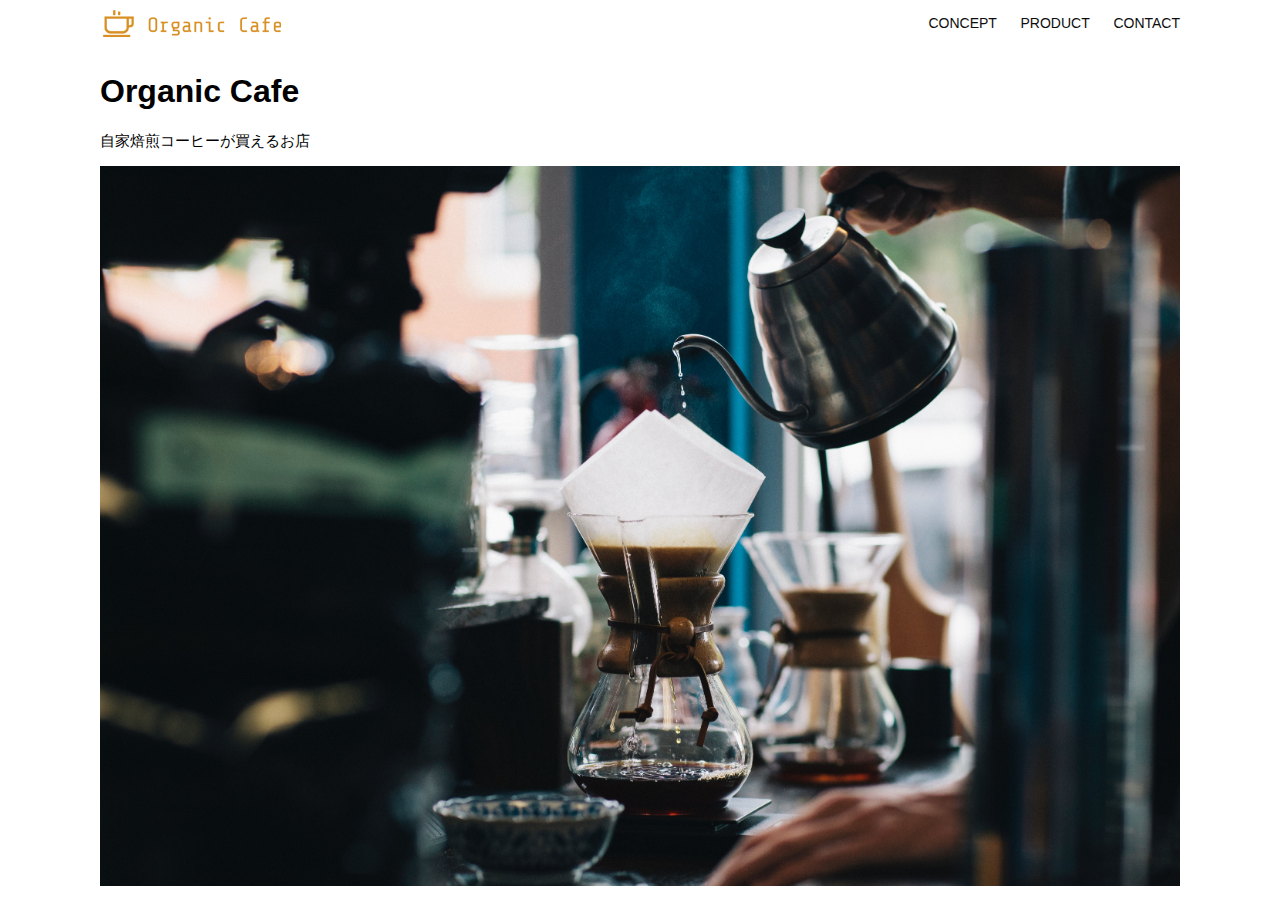
<file: html-css-kadai_013/index.html>
<!DOCTYPE html>
<html>
  <head>
    <title>Organic Cafe</title>
    <meta charset="UTF-8" />
    <meta name="description" content="自家焙煎のコーヒーがお家で楽しめるOrganic Cafe"/>
    <meta name="viewport" content="width=device-width, initial-scale=1.0" />
    <link rel="stylesheet" href="style.css" />
  </head>
  <body>
    <!-- ヘッダー -->
    <header>
      <!-- ロゴ -->
      <a href="index.html" id="logo"><img src="images/logo.png" alt="トップページに戻る"/></a>

      <!-- PC用ナビゲーション -->
      <nav id="nav-pc">
        <a href="index.html#concept">CONCEPT</a>
        <a href="index.html#product">PRODUCT</a>
        <a href="index.html#contact">CONTACT</a>
      </nav>
      <!-- スマホ用メニューボタン -->
      <img id="menu-sp" src="images/button-menu.png" alt="ナビゲーションを開く" onclick="onclick=document.getElementById('nav-sp').style.display = 'block'">
      <!-- スマホ用ナビゲーション -->
      <nav id="nav-sp">
        <ul>
          <li>
            <img id="close" src="images/button-close.png" alt="ナビゲーションを閉じる" onclick="document.getElementById('nav-sp').style.display = 'none'">
          </li>
          <li>
            <a id="logo-sp" href="index.html" onclick="document.getElementById('nav-sp').style.display = 'none'">
              <img src="images/logo-sp.png" alt="トップページに戻る">
            </a>
          </li>
          <li>
            <a class="menu" href="index.html#concept" onclick="document.getElementById('nav-sp').style.display = 'none'">CONCEPT</a>
          </li>
          <li>
            <a class="menu" href="index.html#product" onclick="document.getElementById('nav-sp').style.display = 'none'">PRODUCT</a>
          </li>
          <li>
            <a class="menu" href="index.html#contact" onclick="document.getElementById('nav-sp').style.display = 'none'">CONTACT</a>
          </li>
        </ul>
      </nav>
    </header>

    <main>
      <article>
        <!-- メインビジュアル -->
        <section id="main-visual">
          <div id="main-message">
            <h1>Organic Cafe</h1>
            <p>自家焙煎コーヒーが買えるお店</p>
          </div>
          <img src="images/main-image.jpg" alt="コーヒーをハンドドリップで淹れる画像"/>
        </section>
      </article>
    </main>
  </body>
</html>
</file>
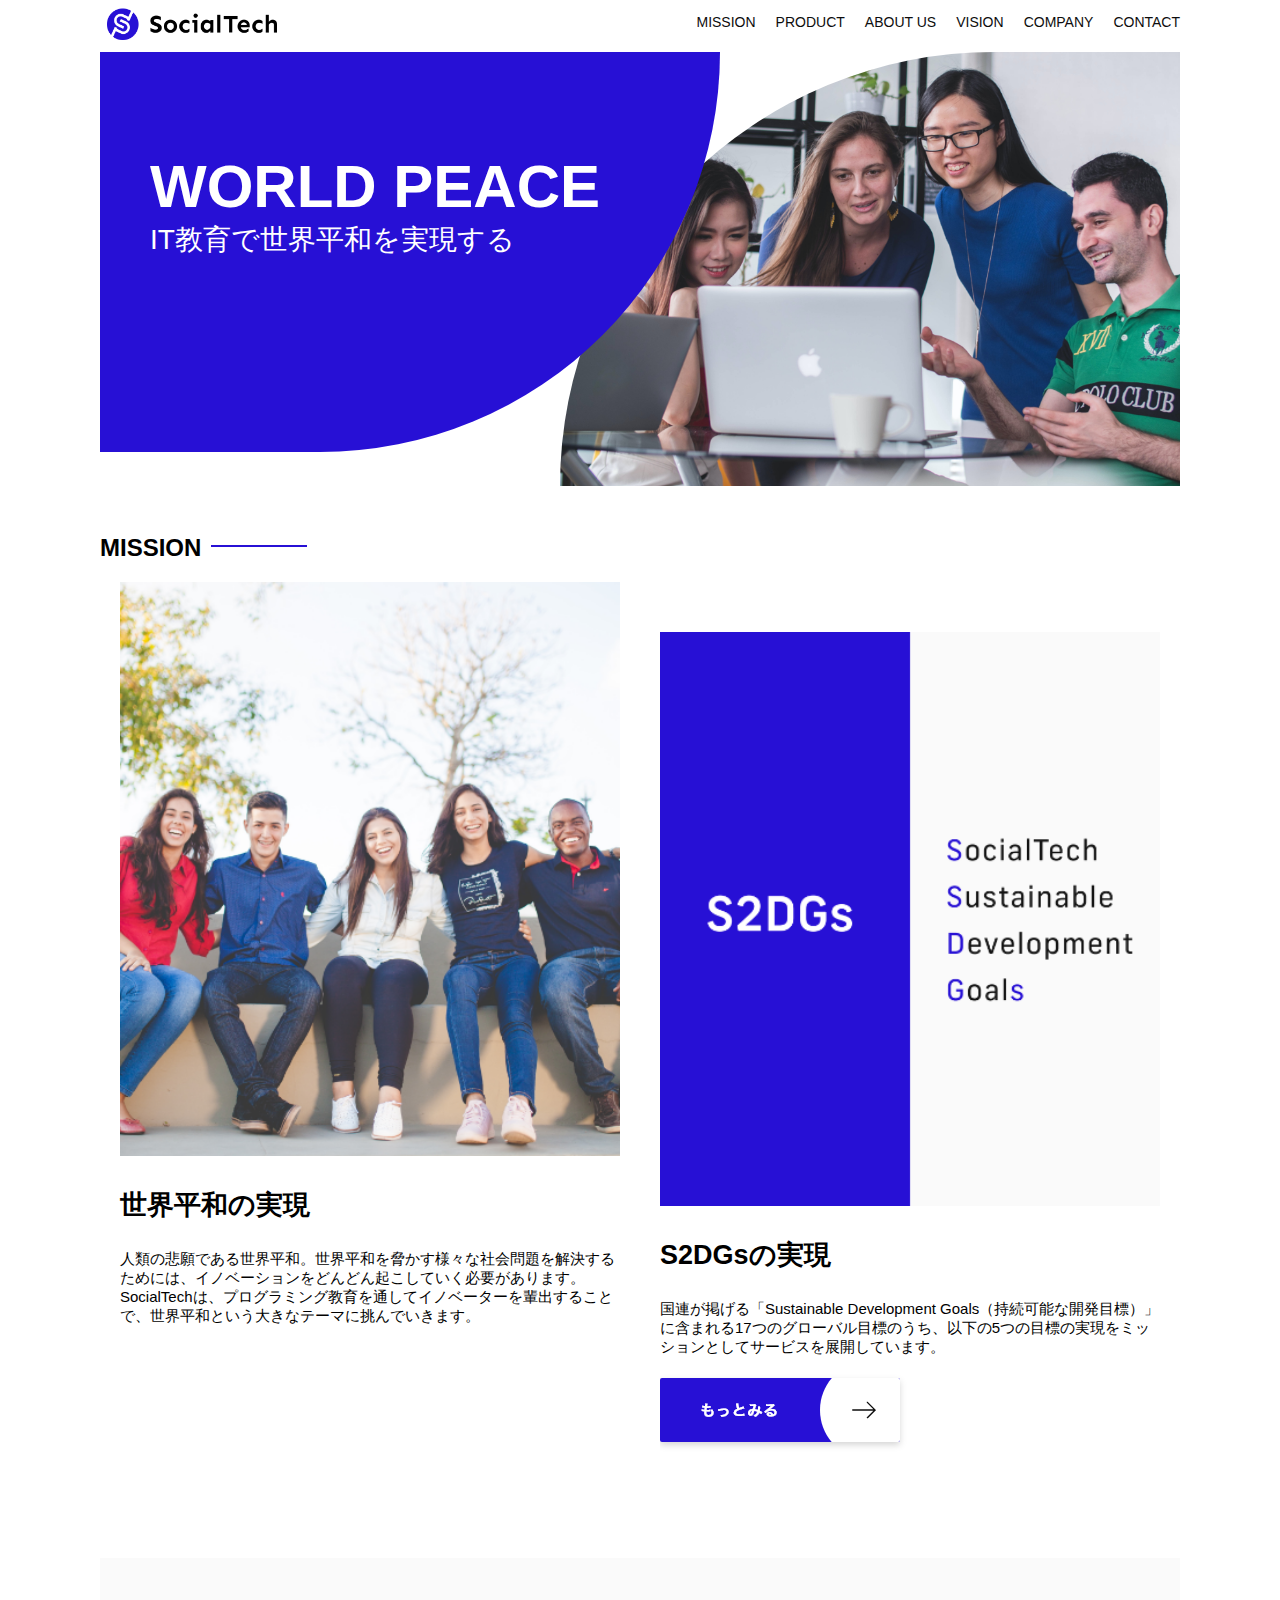
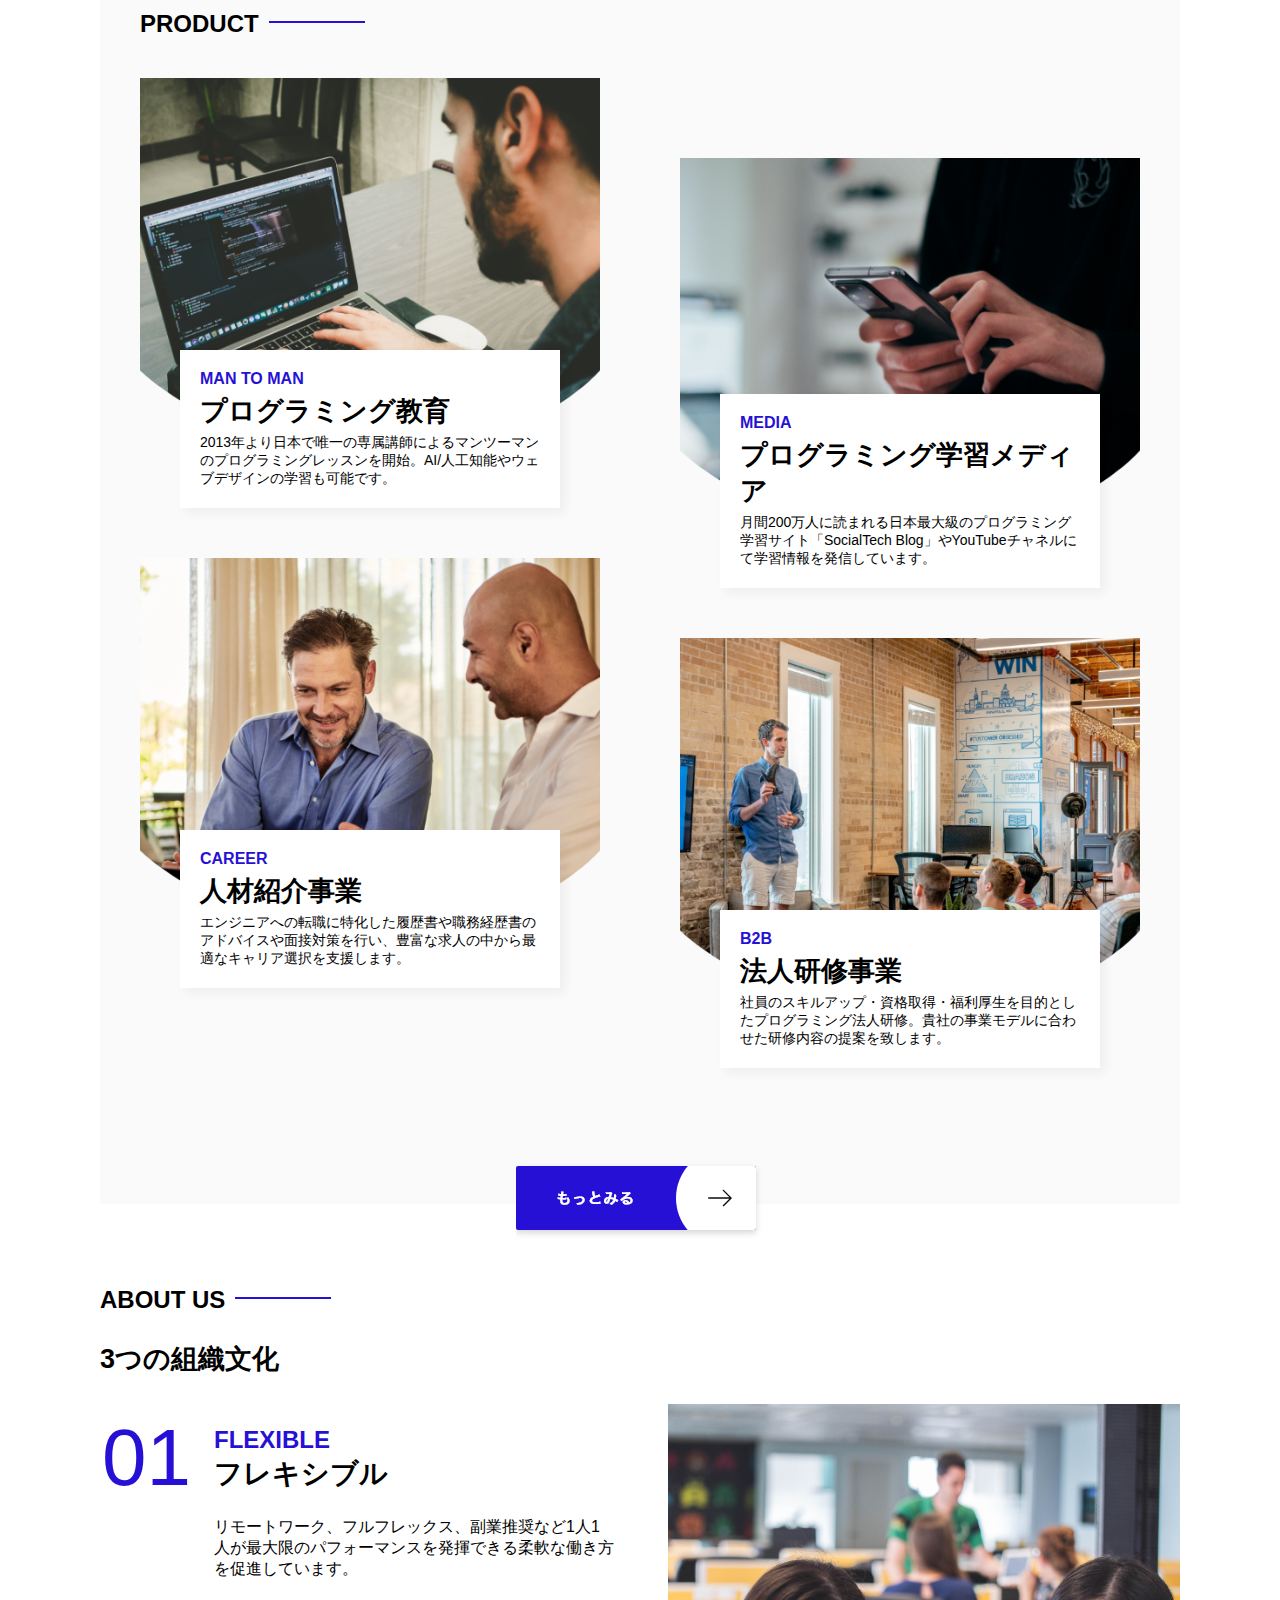
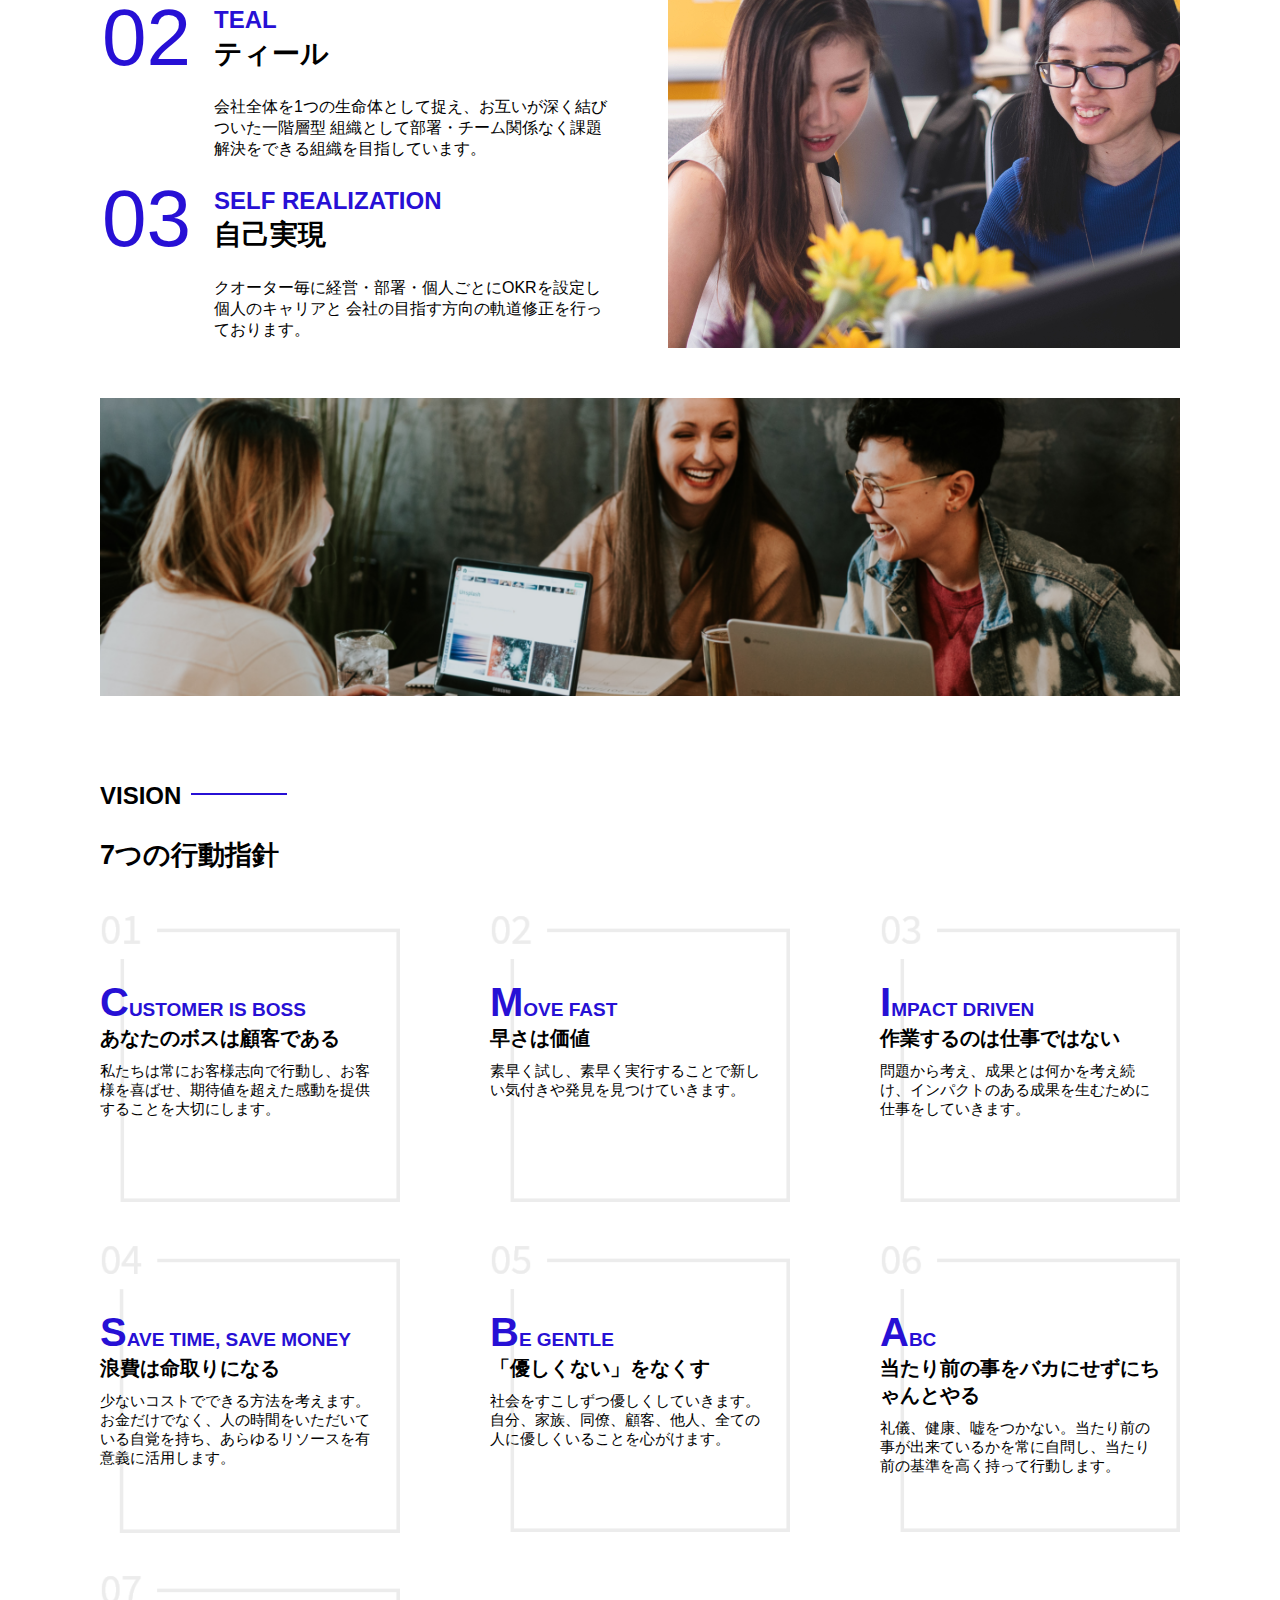
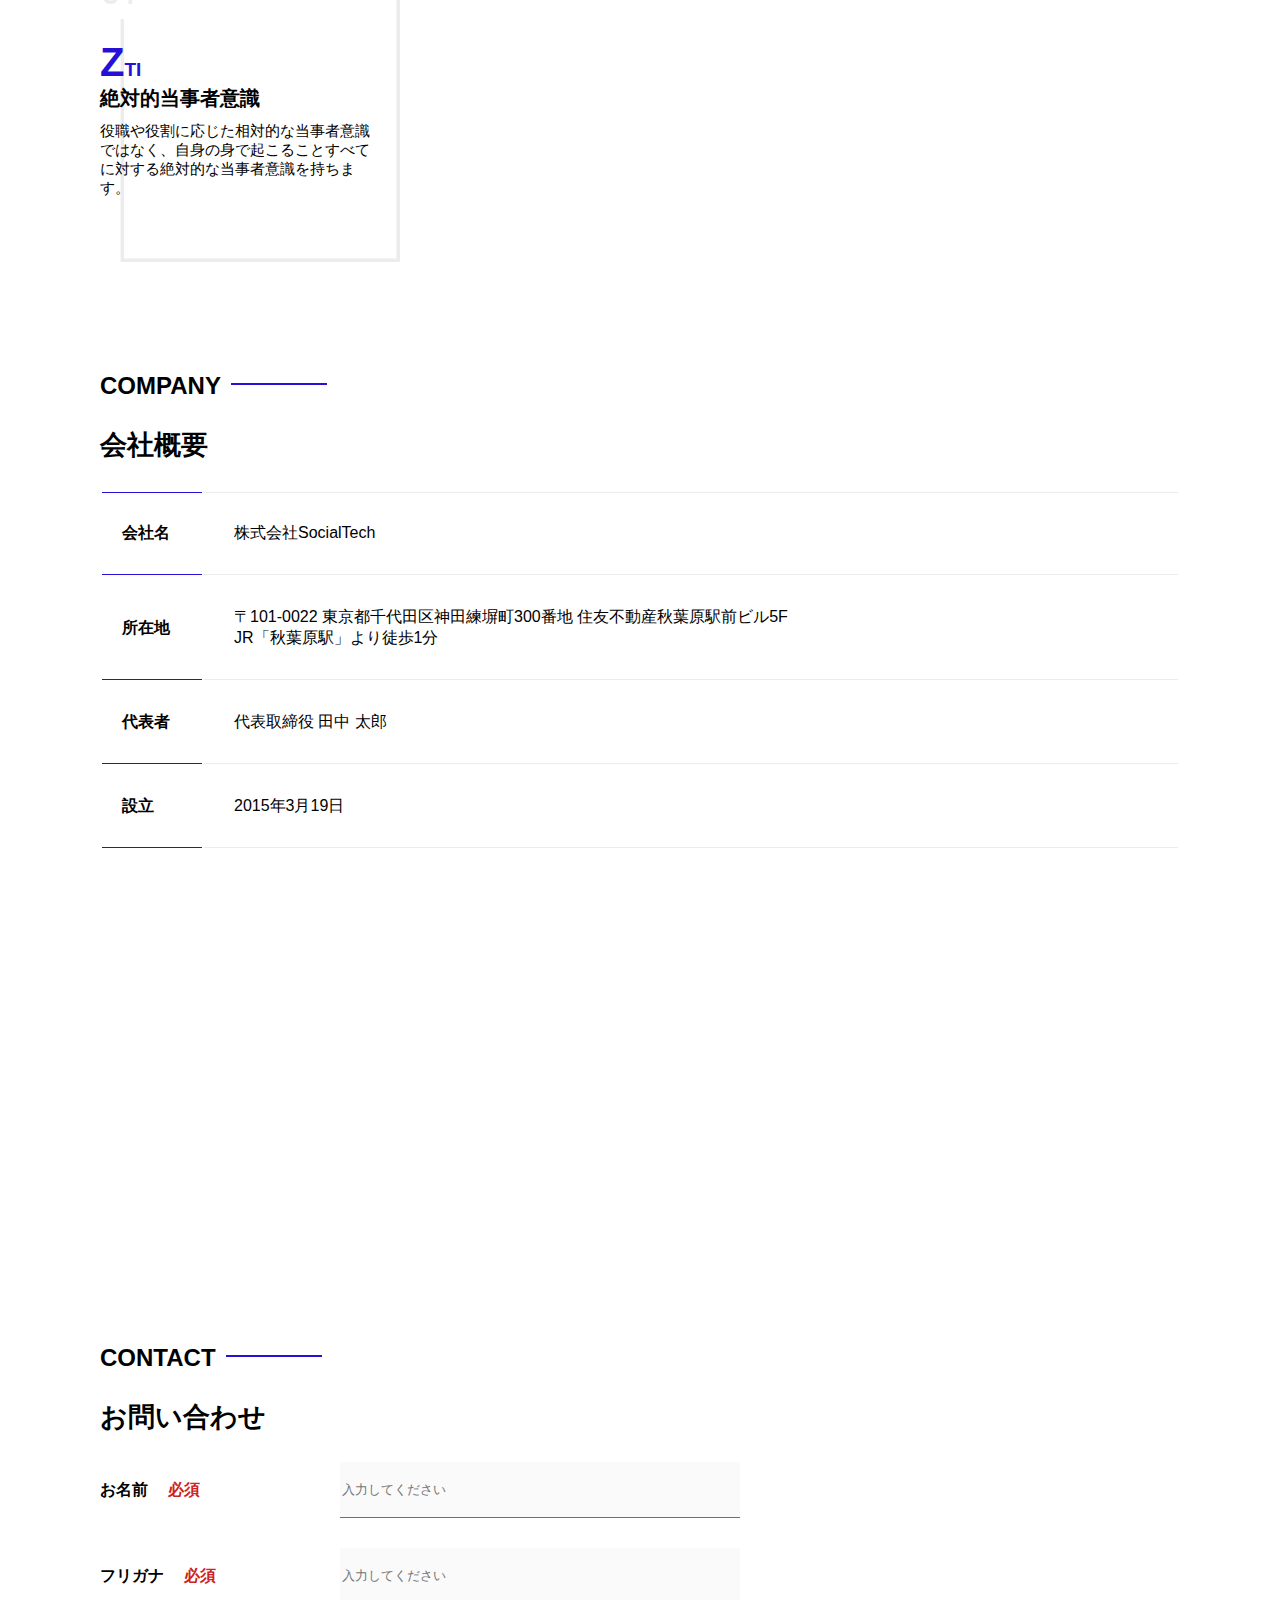
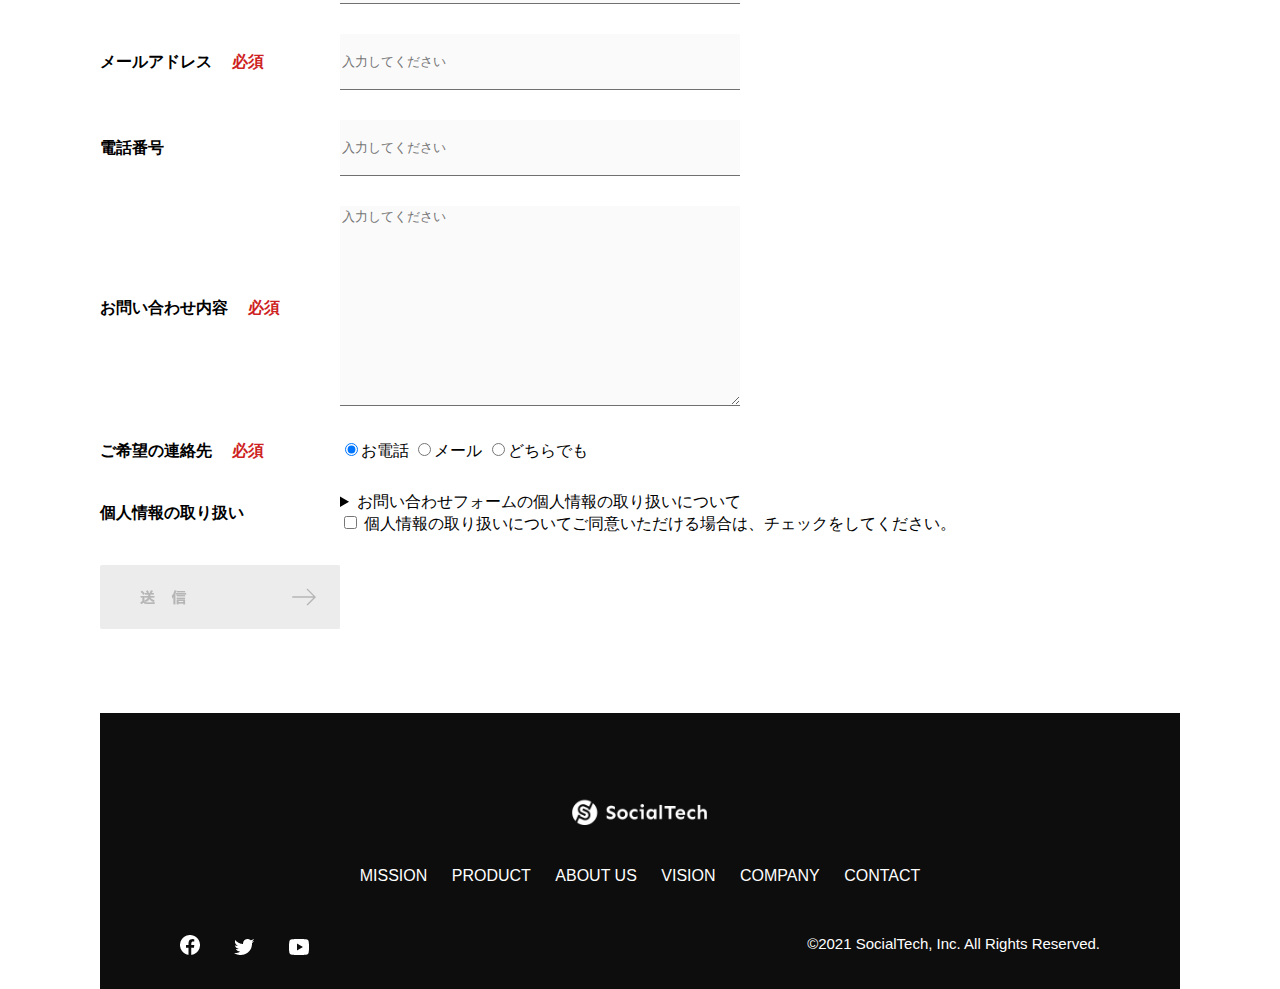
<file: kadai_tutorial_output/index.html>
<!DOCTYPE html>
<html>
  <head>
    <title>SocialTech</title>
    <meta charset="UTF-8">
    <meta name="description" content="SocialTechはEdTech業界のリーディングカンパニーを目指します。">
    <meta name="viewport" content="width=device-width, initial-scale=1.0">
    <link rel="stylesheet" href="style.css">
  </head>

  <body>
    <!-- ヘッダー -->
    <header>
      <!-- ロゴ -->
       <a href="index.html" id="logo">
        <img src="images/logo.png" alt="トップページに戻る">
       </a>

       <!-- PC用ナビゲーション -->
       <nav id="nav-pc">
        <ul>
          <li><a href="mission.html">MISSION</a></li>
          <li><a href="product.html">PRODUCT</a></li>
          <li><a href="index.html#aboutus">ABOUT US</a></li>
          <li><a href="index.html#vision">VISION</a></li>
          <li><a href="index.html#company">COMPANY</a></li>
          <li><a href="index.html#contact">CONTACT</a></li>
        </ul>
       </nav>

       <!-- スマホ用メニューボタン -->
        <button id="menu-sp" onclick="document.getElementById('nav-sp').style.display = 'block'">
          <img src="images/button-menu.png" alt="ナビゲーションを開く">
        </button>

        <!-- スマホ用ナビゲーション -->
        <div id="nav-sp">
          <button id="close" onclick="document.getElementById('nav-sp').style.display = 'none'">
            <img src="images/button-close.png" alt="ナビゲーションを閉じる">
          </button>
          <nav>
            <ul>
              <li>
                <a id="logo-sp" href="index.html" onclick="document.getElementById('nav-sp').style.display = 'none'"><img src="images/logo-sp.png" alt="トップページに戻る"></a>
              </li>
              <li><a class="menu" href="mission.html" onclick="document.getElementById('nav-sp').style.display = 'none'">MISSION</a></li>
              <li><a class="menu" href="product.html" onclick="document.getElementById('nav-sp').style.display = 'none'">PRODUCT</a></li>
              <li><a class="menu" href="index.html#aboutus" onclick="document.getElementById('nav-sp').style.display = 'none'">ABOUT US</a></li>
              <li><a class="menu" href="index.html#vision" onclick="document.getElementById('nav-sp').style.display = 'none'">VISION</a></li>
              <li><a class="menu" href="index.html#company" onclick="document.getElementById('nav-sp').style.display = 'none'">COMPANY</a></li>
              <li><a class="menu" href="index.html#contact" onclick="document.getElementById('nav-sp').style.display = 'none'">CONTACT</a></li>
            </ul>
          </nav>
          <div id="sns">
            <a href="https://www.facebook.com/sejuku2013">
              <img src="images/button-facebook.png" alt="Facebookのリンク">
            </a>
            <a href="https://twitter.com/samuraijuku">
              <img src="images/button-twitter.png" alt="Twitterのリンク">
            </a>
            <a href="https://www.youtube.com/channel/UCCFOQO5aDK0xXam4cUQXT8g">
              <img src="images/button-youtube.png" alt="YouTubeのリンク">
            </a>
          </div>
        </div>
      </header>

    <main>
      <article>
        <!-- メインビジュアル -->
        <section id="main-visual">
          <div id="main-message">
            <h1>WORLD PEACE</h1>
            <p>IT教育で世界平和を実現する</p>
          </div>
          <img src="images/index/index-main.png" alt="PCの周りに集まる多国籍の仲間たち">
        </section>
        <!-- ミッション -->
         <section id="mission">
          <h2 class="index-h2">MISSION</h2>
          <div id="mission-flex">
            <div>
              <img id="mission-photo" src="images/index/index-mission.png" alt="屋外のベンチで写真を撮影する多国籍の仲間たち">
              <h3>世界平和の実現</h3>
              <p>
                人類の悲願である世界平和。世界平和を脅かす様々な社会問題を解決するためには、イノベーションをどんどん起こしていく必要があります。SocialTechは、プログラミング教育を通してイノベーターを輩出することで、世界平和という大きなテーマに挑んでいきます。
              </p>
            </div>
            <div>
              <img id="s2dgs" src="images/index/s2dgs.png" alt="S2DGs">
              <h3>S2DGsの実現</h3>
              <p>国連が掲げる「Sustainable Development Goals（持続可能な開発目標）」に含まれる17つのグローバル目標のうち、以下の5つの目標の実現をミッションとしてサービスを展開しています。</p>
              <a href="mission.html">
                <img src="images/button-more.png" alt="もっとみる">
              </a>
            </div>
          </div>
         </section>
         <!-- プロダクト -->
         <section id="product">
          <h2 class="index-h2">PRODUCT</h2>
          <div class="product-flex">
            <div id="product-left">
              <div>
                <img class="product-photo" src="images/index/index-mantoman.png" alt="PCでコードを書く男性">
                <div class="product-explain">
                  <span>MAN TO MAN</span>
                  <h3>プログラミング教育</h3>
                  <p>2013年より日本で唯一の専属講師によるマンツーマンのプログラミングレッスンを開始。AI/人工知能やウェブデザインの学習も可能です。</p>
                </div>
              </div>
              <div>
                <img class="product-photo" src="images/index/index-career.png" alt="笑顔で話し合う2人の男性">
                <div class="product-explain">
                  <span>CAREER</span>
                  <h3>人材紹介事業</h3>
                  <p>エンジニアへの転職に特化した履歴書や職務経歴書のアドバイスや面接対策を行い、豊富な求人の中から最適なキャリア選択を支援します。</p>  
                </div>
              </div>
            </div>
            <div id="product-right">
              <div>
                <img class="product-photo" src="images/index/index-media.png" alt="スマートフォンを操作する人">
                <div class="product-explain">
                  <span>MEDIA</span>
                  <h3>プログラミング学習メディア</h3>
                  <p>月間200万人に読まれる日本最大級のプログラミング学習サイト「SocialTech Blog」やYouTubeチャネルにて学習情報を発信しています。</p>
                </div>
              </div>
              <div>
                <img class="product-photo" src="images/index/index-b2b.png" alt="講演中の男性とそれを聴く人々">
                <div class="product-explain">
                  <span>B2B</span>
                  <h3>法人研修事業</h3>
                  <p>社員のスキルアップ・資格取得・福利厚生を目的としたプログラミング法人研修。貴社の事業モデルに合わせた研修内容の提案を致します。</p>
                </div>
              </div>
            </div>
          </div>
          <div id="product-more">
            <a href="product.html">
              <img src="images/button-more.png" alt="もっとみる">
            </a>
          </div>
         </section>
         <!-- ABOUT US -->
         <section id="aboutus">
          <h2 class="index-h2">ABOUT US</h2>
          <h3>3つの組織文化</h3>
          <div>
            <table class="culture-table">
              <tr>
                <td class="culture-num">01</td>
                <th><span class="culture-en">FLEXIBLE</span><br>フレキシブル</th>
              </tr>
              <tr>
                <td>
                  <!-- 空のセル -->
                </td>
                <td class="culture-description">リモートワーク、フルフレックス、副業推奨など1人1人が最大限のパフォーマンスを発揮できる柔軟な働き方を促進しています。</td>
              </tr>
              <tr>
                <td class="culture-num">02</td>
                <th><span class="culture-en">TEAL</span><br>ティール</th>
              </tr>
              <tr>
                <td>
                  <!-- 空のセル -->
                </td>
                <td class="culture-description">会社全体を1つの生命体として捉え、お互いが深く結びついた一階層型 組織として部署・チーム関係なく課題解決をできる組織を目指しています。</td>
              </tr>
              <tr>
                <td class="culture-num">03</td>
                <th><span class="culture-en">SELF REALIZATION</span><br>自己実現</th>
              </tr>
              <tr>
                <td>
                  <!-- 空のセル -->
                </td>
                <td class="culture-description">クオーター毎に経営・部署・個人ごとにOKRを設定し個人のキャリアと 会社の目指す方向の軌道修正を行っております。</td>
              </tr>
            </table>
            <img class="culture-img" src="images/index/index-aboutus1.png" alt="笑顔で話し合う2人の女性">
          </div>
          <img class="culture-img2" src="images/index/index-aboutus2.png" alt="笑顔で話し合う3人の男女">
         </section>
         <!-- VISION -->
         <section id="vision">
          <h2 class="index-h2">VISION</h2>
          <h3>7つの行動指針</h3>
          <div>
            <div class="vision-box">
              <img src="images/index/vision-01.png" alt="01">
              <div>
                <h4>CUSTOMER IS BOSS</h4>
                <h5>あなたのボスは顧客である</h5>
                <p>私たちは常にお客様志向で行動し、お客様を喜ばせ、期待値を超えた感動を提供することを大切にします。</p>
              </div>
            </div>
            <div class="vision-box">
              <img src="images/index/vision-02.png" alt="02">
              <div>
                <h4>MOVE FAST</h4>
                <h5>早さは価値</h5>
                <p>素早く試し、素早く実行することで新しい気付きや発見を見つけていきます。</p>
              </div>
            </div>
            <div class="vision-box">
              <img src="images/index/vision-03.png" alt="03">
              <div>
                <h4>IMPACT DRIVEN</h4>
                <h5>作業するのは仕事ではない</h5>
                <p>問題から考え、成果とは何かを考え続け、インパクトのある成果を生むために仕事をしていきます。</p>
              </div>
            </div>
            <div class="vision-box">
              <img src="images/index/vision-04.png" alt="04">
              <div>
                <h4>SAVE TIME, SAVE MONEY</h4>
                <h5>浪費は命取りになる</h5>
                <p>少ないコストでできる方法を考えます。お金だけでなく、人の時間をいただいている自覚を持ち、あらゆるリソースを有意義に活用します。</p>
              </div>
            </div>
            <div class="vision-box">
              <img src="images/index/vision-05.png" alt="05">
              <div>
                <h4>BE GENTLE</h4>
                <h5>「優しくない」をなくす</h5>
                <p>社会をすこしずつ優しくしていきます。自分、家族、同僚、顧客、他人、全ての人に優しくいることを心がけます。</p>              </div>
            </div>
            <div class="vision-box">
              <img src="images/index/vision-06.png" alt="06">
              <div>
                <h4>ABC</h4>
                <h5>当たり前の事をバカにせずにちゃんとやる</h5>
                <p>礼儀、健康、嘘をつかない。当たり前の事が出来ているかを常に自問し、当たり前の基準を高く持って行動します。</p>
              </div>
            </div>
            <div class="vision-box">
              <img src="images/index/vision-07.png" alt="07">
              <div>
                <h4>ZTI</h4>
                <h5>絶対的当事者意識</h5>
                <p>役職や役割に応じた相対的な当事者意識ではなく、自身の身で起こることすべてに対する絶対的な当事者意識を持ちます。</p>
              </div>
            </div>
          </div>
         </section>
         <!-- COMPANY -->
         <section id="company">
          <h2 class="index-h2">COMPANY</h2>
          <h3>会社概要</h3>
          <table id="company-table">
            <tr>
              <th class="tableheader tableheader-first">会社名</th>
              <td class="cell cell-first">株式会社SocialTech</td>
            </tr>
            <tr>
              <th class="tableheader">所在地</th>
              <td class="cell">〒101-0022 東京都千代田区神田練塀町300番地 住友不動産秋葉原駅前ビル5F<br>JR「秋葉原駅」より徒歩1分</td>
            </tr>
            <tr>
              <th class="tableheader">代表者</th>
              <td class="cell">代表取締役 田中 太郎</td>
            </tr>
            <tr>
              <th class="tableheader">設立</th>
              <td class="cell">2015年3月19日</td>
            </tr>
          </table>
          <iframe 
          src="https://www.google.com/maps/embed?pb=!1m18!1m12!1m3!1d3240.0686781123063!2d139.77207767482324!3d35.69992752894839!2m3!1f0!2f0!3f0!3m2!1i1024!2i768!4f13.1!3m3!1m2!1s0x60188fee13660e23%3A0x77137876edf742ac!2z5L2P5Y-L5LiN5YuV55Sj56eL6JGJ5Y6f6aeF5YmN44OT44Or!5e0!3m2!1sja!2sjp!4v1734528697705!5m2!1sja!2sjp" width="600" height="450" 
          style="border:0;" allowfullscreen="" loading="lazy" referrerpolicy="no-referrer-when-downgrade">
          </iframe>
         </section>
         <!-- お問い合わせフォーム -->
         <section id="contact">
          <h2 class="index-h2">CONTACT</h2>
          <h3>お問い合わせ</h3>
          <form>
            <div>
              <div class="contact-heading">
                <label class="contact-label">お名前<span class="contact-span">必須</span></label>
              </div>
              <div>
                <input type="text" name="name" placeholder="入力してください" class="contact-textbox">
              </div>
            </div>
            <div>
              <div class="contact-heading">
                <label class="contact-label">フリガナ<span class="contact-span">必須</span></label>
              </div>
              <div>
                <input type="text" name="hurigana" placeholder="入力してください" class="contact-textbox">
              </div>
            </div>
            <div>
              <div class="contact-heading">
                <label class="contact-label">メールアドレス<span class="contact-span">必須</span></label>
              </div>
              <div>
                <input type="text" name="email" placeholder="入力してください" class="contact-textbox">
              </div>
            </div>
            <div>
              <div class="contact-heading">
                <label class="contact-label">電話番号</label>
              </div>
              <div>
                <input type="text" name="tel" placeholder="入力してください" class="contact-textbox">
              </div>
            </div>
            <div>
              <div class="contact-heading">
                <label class="contact-label">お問い合わせ内容<span class="contact-span">必須</span></label>
              </div>
              <div>
                <textarea class="contact-textarea" placeholder="入力してください" name="message"></textarea>
              </div>
            </div>
            <div>
              <div class="contact-heading">
                <label class="contact-label">ご希望の連絡先<span class="contact-span">必須</span></label>
              </div>
              <div>
                <input class="radiobutton" type="radio" value="tel" name="contact" checked><label>お電話</label>
                <input class="radiobutton" type="radio" value="mail" name="contact"><label>メール</label>
                <input class="radiobutton" type="radio" value="both" name="contact"><label>どちらでも</label>
              </div>
            </div>
            <div>
              <div class="contact-heading">
                <label class="contact-label">個人情報の取り扱い</label>
              </div>
              <div>
                <details>
                  <summary>お問い合わせフォームの個人情報の取り扱いについて</summary>
                  <div>
                    <dl>
                      <dt>１．組織の名称又は氏名</dt>
                      <dd>株式会社SocialTech</dd>
                      <dt>２．個人情報保護管理者（若しくはその代理人）の氏名又は職名、所属及び連絡先</dt>
                      <dd>
                        <p>鈴木 一郎 コーポレート部</p>
                        <p>メールアドレス：samurai@example.com</p>
                        <p>TEL：03-1234-5678</p>
                      </dd>
                      <dt>３．個人情報の利用目的</dt>
                      <dd>
                        <ul>
                          <li>・本サービス及び本サービスに関連する情報の提供又はそれらに関する連絡のため</li>
                          <li>・ユーザーの本人確認のため</li>
                          <li>・当社サービスのご案内のため</li>
                          <li>・当社の商品等の広告または宣伝（電子メールによるものを含むものとします。）</li>
                        </ul>
                      </dd>
                      <dt>４．個人情報の取り扱い業務の委託</dt>
                      <dd>個人情報の取扱業務の全部または一部を外部に業務委託する場合があります。その際、弊社は、個人情報を適切に保護できる管理体制を敷き実行していることを条件として委託先を厳選したうえで、機密保持契約を委託先と締結し、お客様の個人情報を厳密に管理させます。</dd>
                      <dt>５．個人情報の開示等の請求</dt>
                      <dd>お客様は、弊社に対してご自身の個人情報の開示等（利用目的の通知、開示、内容の訂正・追加・削除、利用の停止または消去、第三者への提供の停止）に関して、当社問合わせ窓口に申し出ることができます。<br>
                        その際、弊社はお客様ご本人を確認させていただいたうえで、合理的な期間内に対応いたします。<br>
                        なお、個人情報に関する弊社問合わせ先は、次の通りです。
                      </dd>
                      <dd>
                        <p>株式会社SocialTech　個人情報問合せ窓口</p>
                        <p>〒150-0043　東京都千代田区神田練塀町300番地 住友不動産秋葉原駅前ビル5F</p>
                        <p>メールアドレス：samurai@example.com　TEL：03-1234-5678</p>
                      </dd>
                      <dt>６．個人情報を提供されることの任意性について</dt>
                      <dd>お客様がご自身の個人情報を弊社に提供されるか否かは、お客様のご判断によりますが、もしご提供されない場合には、適切なサービスが提供できない場合がありますので予めご了承ください。</dd>
                    </dl>
                  </div>
                </details>
                <input type="checkbox" name="agree">
                <span>個人情報の取り扱いについてご同意いただける場合は、チェックをしてください。</span>
              </div>
            </div>
            <input type="image" src="images/button-submit.png" alt="送信する">
          </form>
         </section>
        </article>
    </main>

    <!-- フッター -->
    <footer>
      <div id="footer-logo">
        <img src="images/logo-sp.png" alt="SocialTech">
      </div>
      <div id="footer-link">
        <a href="mission.html">MISSION</a>
        <a href="product.html">PRODUCT</a>
        <a href="index.html#aboutus">ABOUT US</a>
        <a href="index.html#vision">VISION</a>
        <a href="index.html#company">COMPANY</a>
        <a href="index.html#contact">CONTACT</a>
      </div>
      <div id="sns-footer">
        <div class="sns-btns">
          <a href="https://www.facebook.com/sejuku2013"><img src="images/button-facebook.png" alt="Facebookのリンク"></a>
          <a href="https://twitter.com/samuraijuku"><img src="images/button-twitter.png" alt="Twitterのリンク"></a>
          <a href="https://www.youtube.com/channel/UCCFOQO5aDK0xXam4cUQXT8g"><img src="images/button-youtube.png" alt="YouTubeのリンク"></a>
        </div>
        <p id="copyright">&copy;2021 SocialTech, Inc. All Rights Reserved.</p>
      </div>
    </footer>

  </body>
</html>
</file>
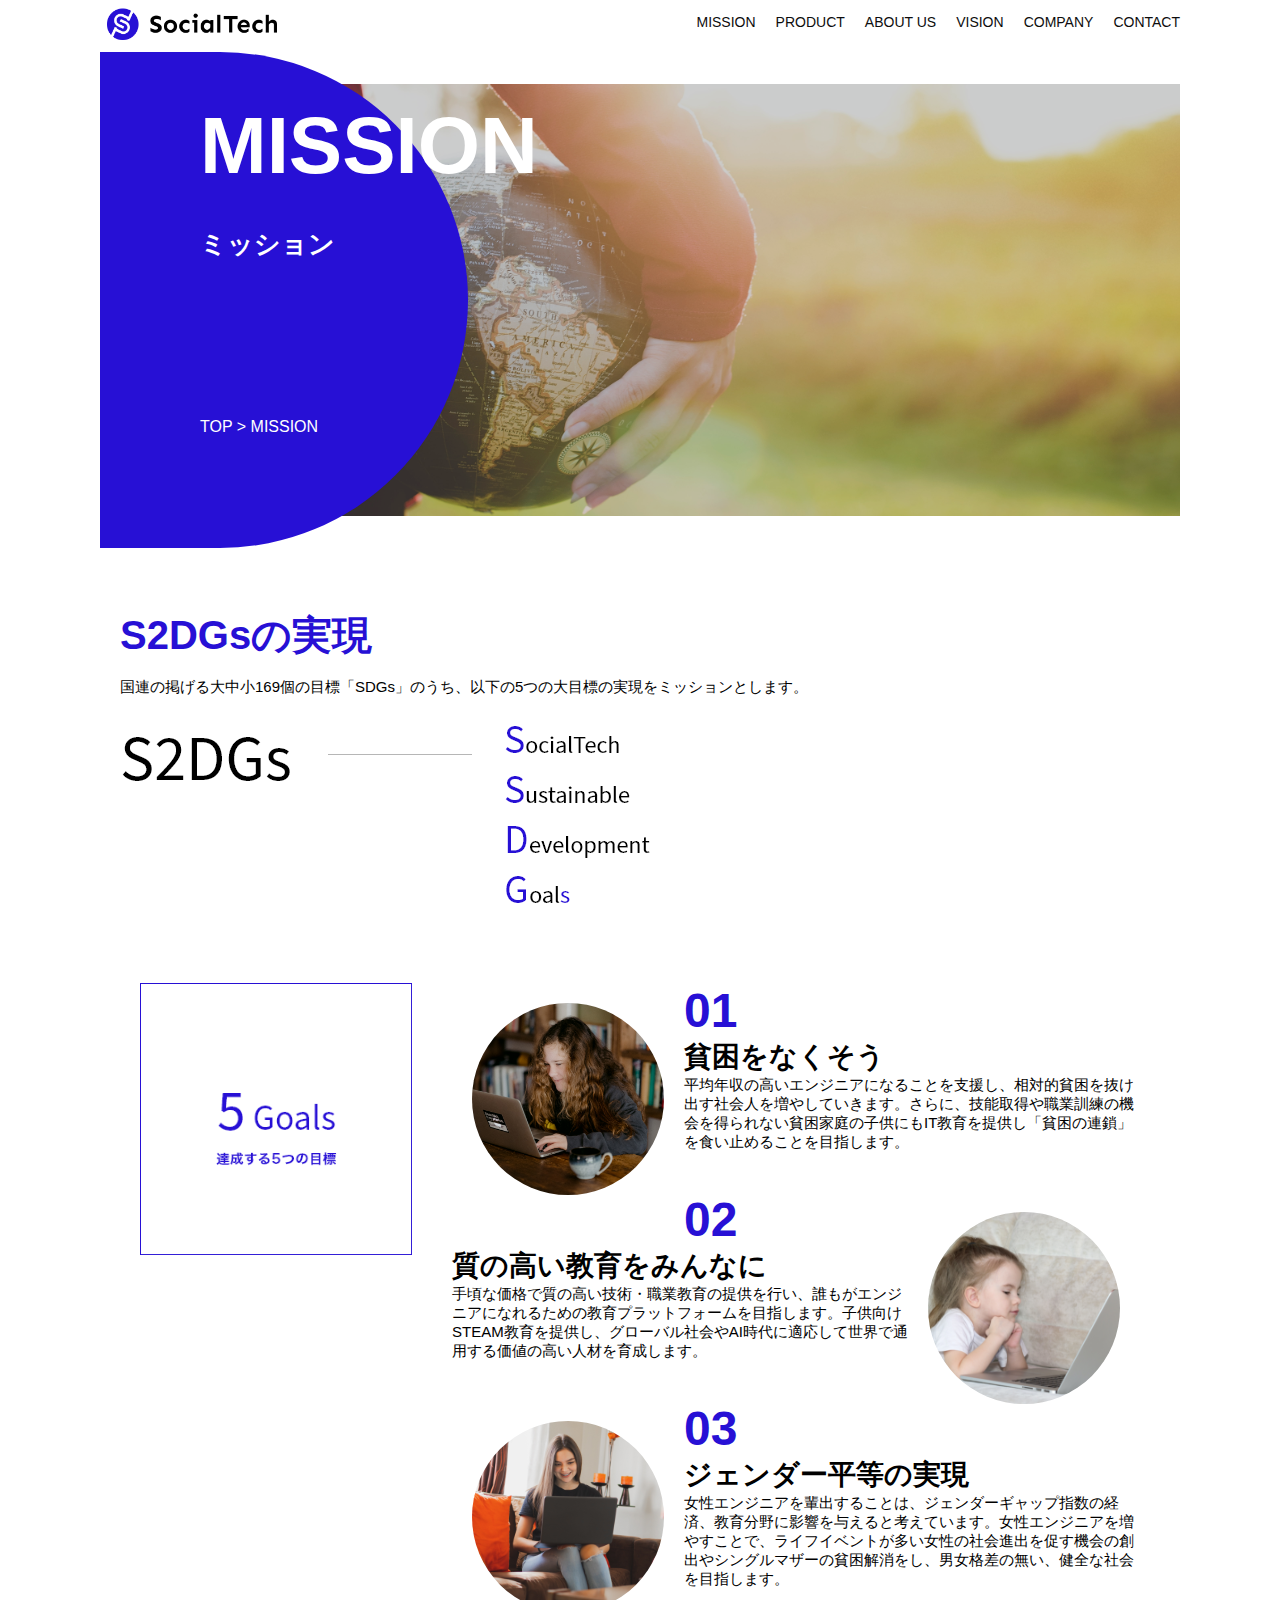
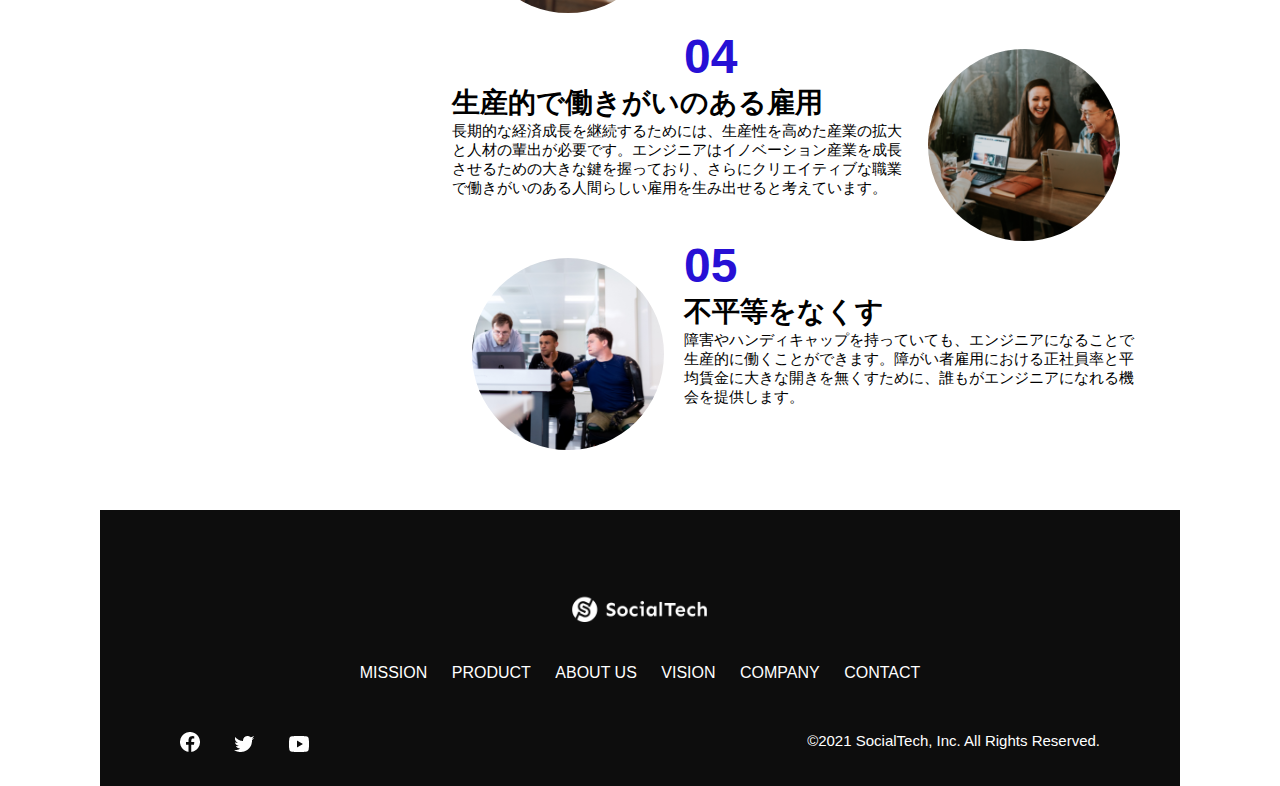
<file: kadai_tutorial_output/mission.html>
<!DOCTYPE html>
<html>
  <head>
    <title>SocialTech - MISSION ミッション -</title>
    <meta charset="UTF-8">
    <meta name="description" content="SocialTechが目指す5つの目標（S2DGs）を紹介します">
    <meta name="viewport" content="width=device-width, initial-scale=1.0">
    <link rel="stylesheet" href="style.css">
  </head>

  <body>
    <!-- ヘッダー -->
    <header>
      <!-- ロゴ -->
       <a href="index.html" id="logo">
        <img src="images/logo.png" alt="トップページに戻る">
       </a>

       <!-- PC用ナビゲーション -->
       <nav id="nav-pc">
        <ul>
          <li><a href="mission.html">MISSION</a></li>
          <li><a href="product.html">PRODUCT</a></li>
          <li><a href="index.html#aboutus">ABOUT US</a></li>
          <li><a href="index.html#vision">VISION</a></li>
          <li><a href="index.html#company">COMPANY</a></li>
          <li><a href="index.html#contact">CONTACT</a></li>
        </ul>
       </nav>

       <!-- スマホ用メニューボタン -->
        <button id="menu-sp" onclick="document.getElementById('nav-sp').style.display = 'block'">
          <img src="images/button-menu.png" alt="ナビゲーションを開く">
        </button>
        
        <!-- スマホ用ナビゲーション -->
        <div id="nav-sp">
          <button id="close" onclick="document.getElementById('nav-sp').style.display = 'none'">
            <img src="images/button-close.png" alt="ナビゲーションを閉じる">
          </button>
          <nav>
            <ul>
              <li>
                <a id="logo-sp" href="index.html" onclick="document.getElementById('nav-sp').style.display = 'none'"><img src="images/logo-sp.png" alt="トップページに戻る"></a>
              </li>
              <li><a class="menu" href="mission.html" onclick="document.getElementById('nav-sp').style.display = 'none'">MISSION</a></li>
              <li><a class="menu" href="product.html" onclick="document.getElementById('nav-sp').style.display = 'none'">PRODUCT</a></li>
              <li><a class="menu" href="index.html#aboutus" onclick="document.getElementById('nav-sp').style.display = 'none'">ABOUT US</a></li>
              <li><a class="menu" href="index.html#vision" onclick="document.getElementById('nav-sp').style.display = 'none'">VISION</a></li>
              <li><a class="menu" href="index.html#company" onclick="document.getElementById('nav-sp').style.display = 'none'">COMPANY</a></li>
              <li><a class="menu" href="index.html#contact" onclick="document.getElementById('nav-sp').style.display = 'none'">CONTACT</a></li>
            </ul>
          </nav>
          <div id="sns">
            <a href="https://www.facebook.com/sejuku2013">
              <img src="images/button-facebook.png" alt="Facebookのリンク">
            </a>
            <a href="https://twitter.com/samuraijuku">
              <img src="images/button-twitter.png" alt="Twitterのリンク">
            </a>
            <a href="https://www.youtube.com/channel/UCCFOQO5aDK0xXam4cUQXT8g">
              <img src="images/button-youtube.png" alt="YouTubeのリンク">
            </a>
          </div>
        </div>
      </header>

      <main>
        <article>
          <section id="mission-main">
            <div class="mission-main-inner">
              <div id="mission-title">
                <h1>MISSION<br><span>ミッション</span></h1>
                <p>TOP > MISSION</p>
              </div>
            </div>
          </section>

          <section id="mission-s2dgs">
            <h2 class="mission-h2">S2DGsの実現</h2>
            <p>国連の掲げる大中小169個の目標「SDGs」のうち、以下の5つの大目標の実現をミッションとします。</p>
            <img src="images/mission/mission-s2dgs.png" alt="S2DGs">
          </section>

          <section id="mission-five-goals">
            <div class="five-goals-image">
              <img src="images/mission/mission-5goals.png" alt="5Goals">
            </div>
            <div class="five-goals-read">
              <div>
                <img class="fivegoals-image-left" src="images/mission/mission-5goals01.png" alt="PCを操作する女の子">
                <span class="fivegoals-number">01</span>
                <h3 class="fivegoals-h3">貧困をなくそう</h3>
                <p class="fivegoals-p">平均年収の高いエンジニアになることを支援し、相対的貧困を抜け出す社会人を増やしていきます。さらに、技能取得や職業訓練の機会を得られない貧困家庭の子供にもIT教育を提供し「貧困の連鎖」を食い止めることを目指します。</p>
              </div>
              <div>
                <img class="fivegoals-image-right" src="images/mission/mission-5goals02.png" alt="PCを見つめる小さい女の子">
                <span class="fivegoals-number">02</span>
                <h3 class="fivegoals-h3">質の高い教育をみんなに</h3>
                <p class="fivegoals-p">手頃な価格で質の高い技術・職業教育の提供を行い、誰もがエンジニアになれるための教育プラットフォームを目指します。子供向けSTEAM教育を提供し、グローバル社会やAI時代に適応して世界で通用する価値の高い人材を育成します。</p>
              </div>
              <div>
                <img class="fivegoals-image-left" src="images/mission/mission-5goals03.png" alt="PCを操作する女性">
                <span class="fivegoals-number">03</span>
                <h3 class="fivegoals-h3">ジェンダー平等の実現</h3>
                <p class="fivegoals-p">女性エンジニアを輩出することは、ジェンダーギャップ指数の経済、教育分野に影響を与えると考えています。女性エンジニアを増やすことで、ライフイベントが多い女性の社会進出を促す機会の創出やシングルマザーの貧困解消をし、男女格差の無い、健全な社会を目指します。</p>
              </div>
              <div>
                <img class="fivegoals-image-right" src="images/mission/mission-5goals04.png" alt="笑顔で話し合う3人の男女">
                <span class="fivegoals-number">04</span>
                <h3 class="fivegoals-h3">生産的で働きがいのある雇用</h3>
                <p class="fivegoals-p">長期的な経済成長を継続するためには、生産性を高めた産業の拡大と人材の輩出が必要です。エンジニアはイノベーション産業を成長させるための大きな鍵を握っており、さらにクリエイティブな職業で働きがいのある人間らしい雇用を生み出せると考えています。</p>
              </div>
              <div>
                <img class="fivegoals-image-left" src="images/mission/mission-5goals05.png" alt="障害を持つ男性が生き生きと働く様子">
                <span class="fivegoals-number">05</span>
                <h3 class="fivegoals-h3">不平等をなくす</h3>
                <p class="fivegoals-p">障害やハンディキャップを持っていても、エンジニアになることで生産的に働くことができます。障がい者雇用における正社員率と平均賃金に大きな開きを無くすために、誰もがエンジニアになれる機会を提供します。</p>
              </div>
            </div>
          </section>

        </article>
      </main>

      <footer>
        <div id="footer-logo">
          <img src="images/logo-sp.png" alt="SocialTech">
        </div>
        <div id="footer-link">
          <a href="mission.html">MISSION</a>
          <a href="product.html">PRODUCT</a>
          <a href="index.html#aboutus">ABOUT US</a>
          <a href="index.html#vision">VISION</a>
          <a href="index.html#company">COMPANY</a>
          <a href="index.html#contact">CONTACT</a>
        </div>
        <div id="sns-footer">
          <div class="sns-btns">
            <a href="https://www.facebook.com/sejuku2013"><img src="images/button-facebook.png" alt="Facebookのリンク"></a>
            <a href="https://twitter.com/samuraijuku"><img src="images/button-twitter.png" alt="Twitterのリンク"></a>
            <a href="https://www.youtube.com/channel/UCCFOQO5aDK0xXam4cUQXT8g"><img src="images/button-youtube.png" alt="YouTubeのリンク"></a>
          </div>
          <p id="copyright">&copy;2021 SocialTech, Inc. All Rights Reserved.</p>
        </div>
      </footer>
  
    </body>
  </html>
</file>
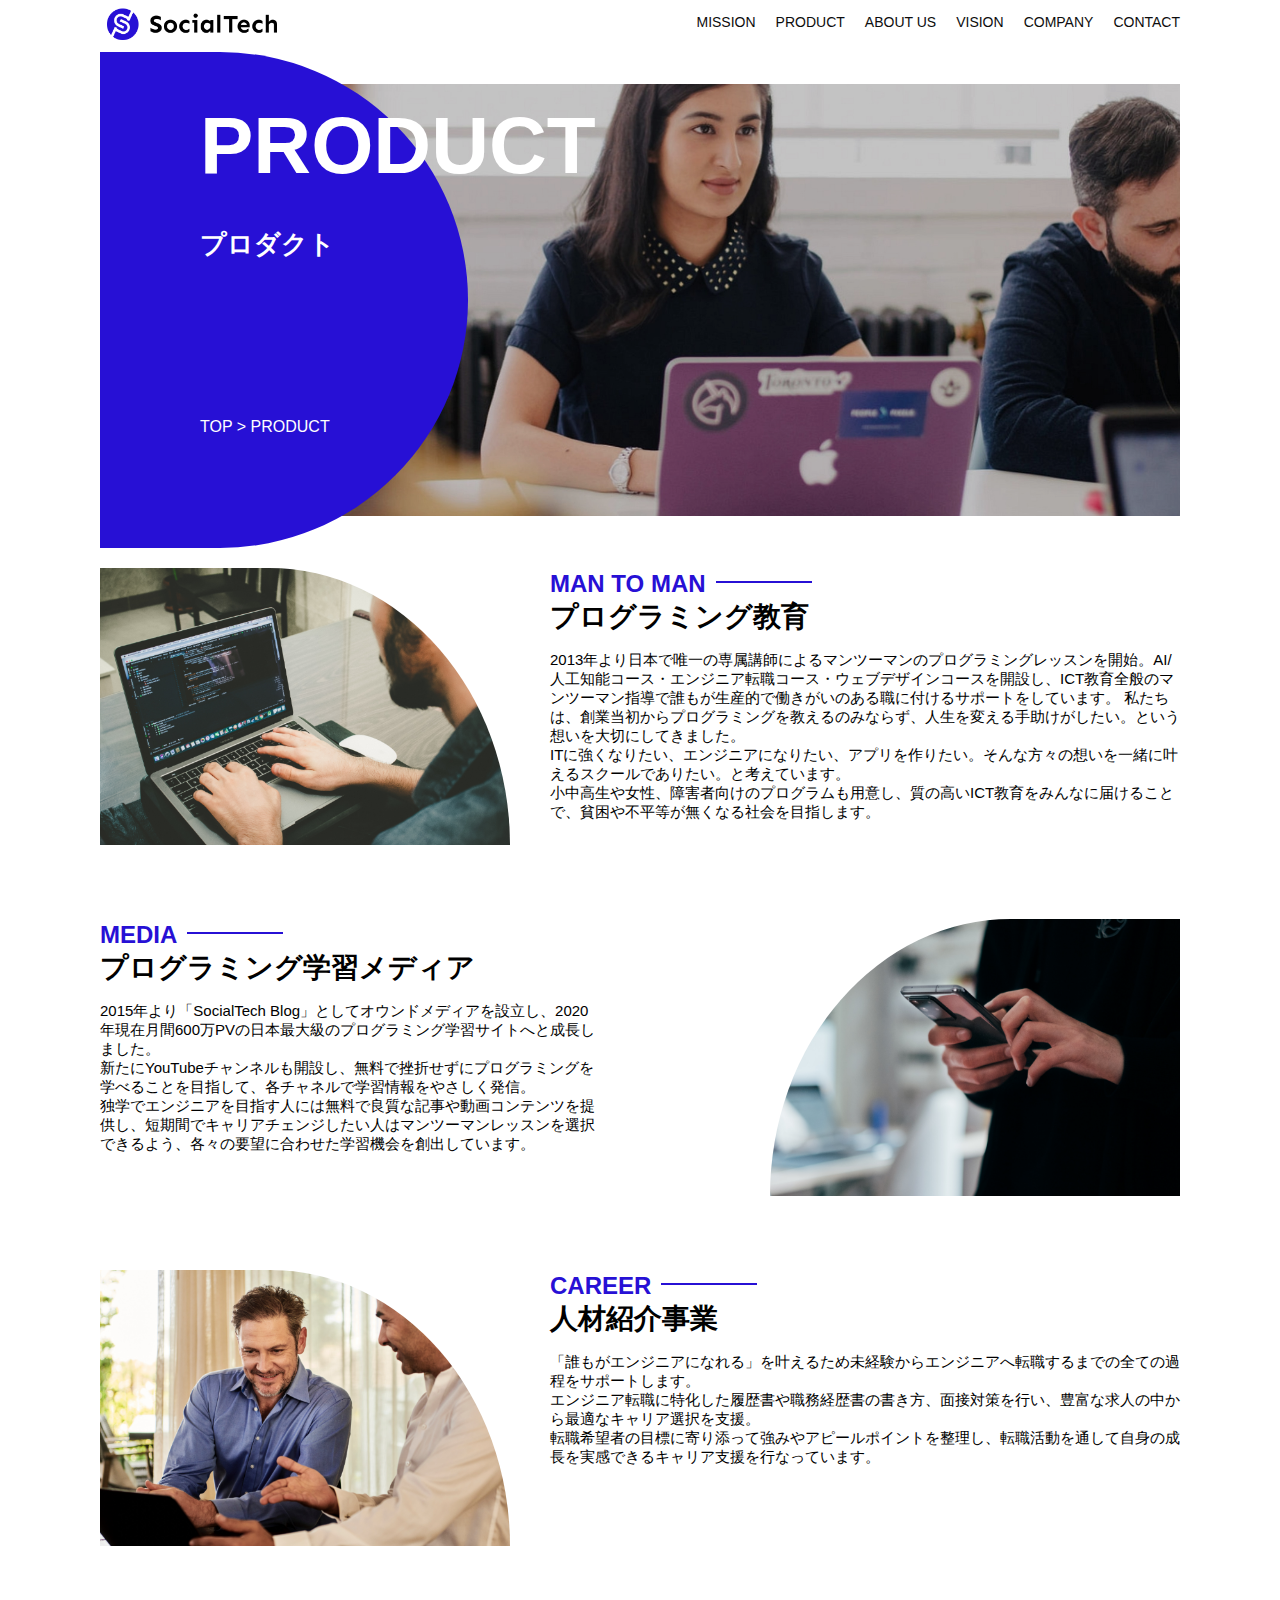
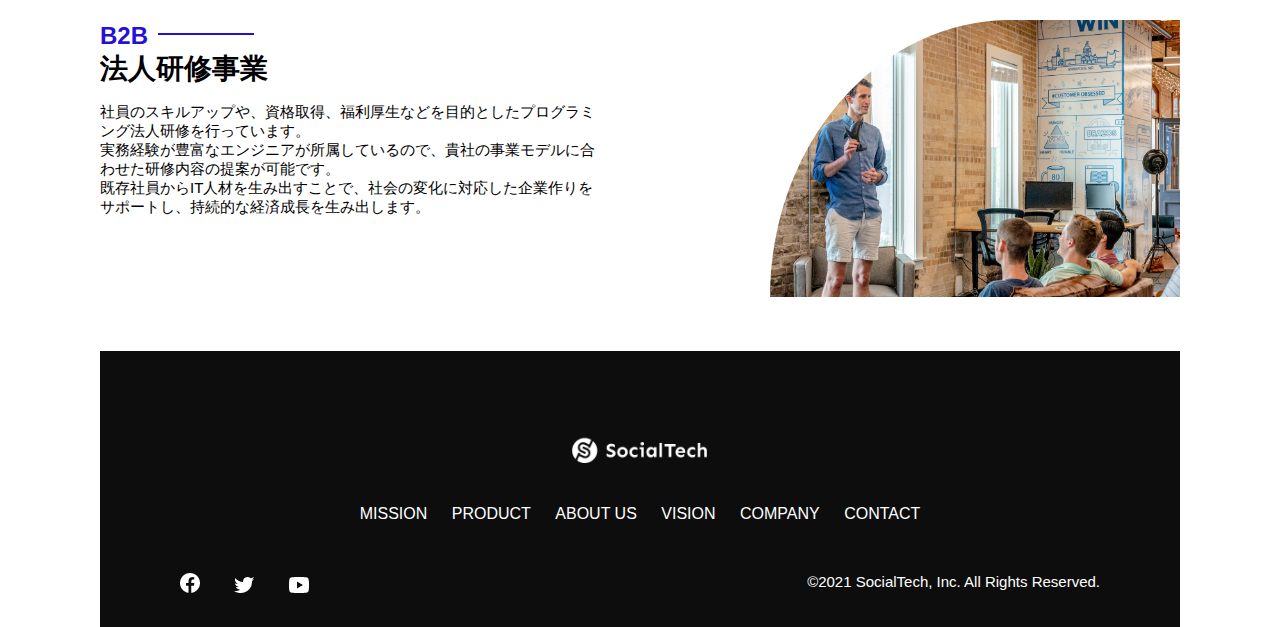
<file: kadai_tutorial_output/product.html>
<!DOCTYPE html>
<html>
  <head>
    <title>SocialTech -PRODUCT プロダクト-</title>
    <meta charset="UTF-8">
    <meta name="description" content="SocialTechの4つのプロダクトを紹介します">
    <meta name="viewport" content="width=device-width, initial-scale=1.0">
    <link rel="stylesheet" href="style.css">
  </head>

  <body>
    <!-- ヘッダー -->
    <header>
      <!-- ロゴ -->
       <a href="index.html" id="logo">
        <img src="images/logo.png" alt="トップページに戻る">
       </a>

       <!-- PC用ナビゲーション -->
       <nav id="nav-pc">
        <ul>
          <li><a href="mission.html">MISSION</a></li>
          <li><a href="product.html">PRODUCT</a></li>
          <li><a href="index.html#aboutus">ABOUT US</a></li>
          <li><a href="index.html#vision">VISION</a></li>
          <li><a href="index.html#company">COMPANY</a></li>
          <li><a href="index.html#contact">CONTACT</a></li>
        </ul>
       </nav>

       <!-- スマホ用メニューボタン -->
        <button id="menu-sp" onclick="document.getElementById('nav-sp').style.display = 'block'">
          <img src="images/button-menu.png" alt="ナビゲーションを開く">
        </button>
        
        <!-- スマホ用ナビゲーション -->
        <div id="nav-sp">
          <button id="close" onclick="document.getElementById('nav-sp').style.display = 'none'">
            <img src="images/button-close.png" alt="ナビゲーションを閉じる">
          </button>
          <nav>
            <ul>
              <li>
                <a id="logo-sp" href="index.html" onclick="document.getElementById('nav-sp').style.display = 'none'"><img src="images/logo-sp.png" alt="トップページに戻る"></a>
              </li>
              <li><a class="menu" href="mission.html" onclick="document.getElementById('nav-sp').style.display = 'none'">MISSION</a></li>
              <li><a class="menu" href="product.html" onclick="document.getElementById('nav-sp').style.display = 'none'">PRODUCT</a></li>
              <li><a class="menu" href="index.html#aboutus" onclick="document.getElementById('nav-sp').style.display = 'none'">ABOUT US</a></li>
              <li><a class="menu" href="index.html#vision" onclick="document.getElementById('nav-sp').style.display = 'none'">VISION</a></li>
              <li><a class="menu" href="index.html#company" onclick="document.getElementById('nav-sp').style.display = 'none'">COMPANY</a></li>
              <li><a class="menu" href="index.html#contact" onclick="document.getElementById('nav-sp').style.display = 'none'">CONTACT</a></li>
            </ul>
          </nav>
          <div id="sns">
            <a href="https://www.facebook.com/sejuku2013">
              <img src="images/button-facebook.png" alt="Facebookのリンク">
            </a>
            <a href="https://twitter.com/samuraijuku">
              <img src="images/button-twitter.png" alt="Twitterのリンク">
            </a>
            <a href="https://www.youtube.com/channel/UCCFOQO5aDK0xXam4cUQXT8g">
              <img src="images/button-youtube.png" alt="YouTubeのリンク">
            </a>
          </div>
        </div>
      </header>

      <main>
        <article>
          <section id="product-main">
            <div class="product-main-inner">
              <div id="product-title">
                <h1>PRODUCT<br><span>プロダクト</span></h1>
                <p>TOP > PRODUCT</p>
              </div>
            </div>
          </section>

          <section class="product-section product-section-left">
            <div class="product-section-img">
              <img src="images/product/product-mantoman.png" alt="PCでコードを書く男性">
            </div>
            <div class="product-read">
              <h2 class="product-h2">MAN TO MAN</h2>
              <h3 class="product-h3">プログラミング教育</h3>
              <p>
                2013年より日本で唯一の専属講師によるマンツーマンのプログラミングレッスンを開始。AI/人工知能コース・エンジニア転職コース・ウェブデザインコースを開設し、ICT教育全般のマンツーマン指導で誰もが生産的で働きがいのある職に付けるサポートをしています。 私たちは、創業当初からプログラミングを教えるのみならず、人生を変える手助けがしたい。という想いを大切にしてきました。<br>ITに強くなりたい、エンジニアになりたい、アプリを作りたい。そんな方々の想いを一緒に叶えるスクールでありたい。と考えています。<br>小中高生や女性、障害者向けのプログラムも用意し、質の高いICT教育をみんなに届けることで、貧困や不平等が無くなる社会を目指します。
              </p>
            </div>
          </section>

          <section class="product-section product-section-right">
            <div class="product-read">
              <h2 class="product-h2">MEDIA</h2>
              <h3 class="product-h3">プログラミング学習メディア</h3>
              <p>2015年より「SocialTech Blog」としてオウンドメディアを設立し、2020年現在月間600万PVの日本最大級のプログラミング学習サイトへと成長しました。<br>新たにYouTubeチャンネルも開設し、無料で挫折せずにプログラミングを学べることを目指して、各チャネルで学習情報をやさしく発信。<br>独学でエンジニアを目指す人には無料で良質な記事や動画コンテンツを提供し、短期間でキャリアチェンジしたい人はマンツーマンレッスンを選択できるよう、各々の要望に合わせた学習機会を創出しています。</p>
            </div>
            <div class="product-section-img">
              <img src="images/product/product-media.png" alt="スマートフォンを操作する人">
            </div>
          </section>

          <section class="product-section product-section-left">
            <div class="product-section-img">
              <img src="images/product/product-career.png" alt="笑顔で話し合う2人の男性">
            </div>
            <div class="product-read">
              <h2 class="product-h2">CAREER</h2>
              <h3 class="product-h3">人材紹介事業</h3>
              <p>「誰もがエンジニアになれる」を叶えるため未経験からエンジニアへ転職するまでの全ての過程をサポートします。<br>エンジニア転職に特化した履歴書や職務経歴書の書き方、面接対策を行い、豊富な求人の中から最適なキャリア選択を支援。<br>転職希望者の目標に寄り添って強みやアピールポイントを整理し、転職活動を通して自身の成長を実感できるキャリア支援を行なっています。<br></p>
            </div>
          </section>

          <section class="product-section product-section-right">
            <div class="product-read">
              <h2 class="product-h2">B2B</h2>
              <h3 class="product-h3">法人研修事業</h3>
              <p>社員のスキルアップや、資格取得、福利厚生などを目的としたプログラミング法人研修を行っています。<br>実務経験が豊富なエンジニアが所属しているので、貴社の事業モデルに合わせた研修内容の提案が可能です。<br>既存社員からIT人材を生み出すことで、社会の変化に対応した企業作りをサポートし、持続的な経済成長を生み出します。</p>
            </div>
            <div class="product-section-img">
              <img src="images/product/product-b2b.png" alt="講演中の男性とそれを聴く人々">
            </div>
          </section>

        </article>
      </main>

      <footer>
        <div id="footer-logo">
          <img src="images/logo-sp.png" alt="SocialTech">
        </div>
        <div id="footer-link">
          <a href="mission.html">MISSION</a>
          <a href="product.html">PRODUCT</a>
          <a href="index.html#aboutus">ABOUT US</a>
          <a href="index.html#vision">VISION</a>
          <a href="index.html#company">COMPANY</a>
          <a href="index.html#contact">CONTACT</a>
        </div>
        <div id="sns-footer">
          <div class="sns-btns">
            <a href="https://www.facebook.com/sejuku2013"><img src="images/button-facebook.png" alt="Facebookのリンク"></a>
            <a href="https://twitter.com/samuraijuku"><img src="images/button-twitter.png" alt="Twitterのリンク"></a>
            <a href="https://www.youtube.com/channel/UCCFOQO5aDK0xXam4cUQXT8g"><img src="images/button-youtube.png" alt="YouTubeのリンク"></a>
          </div>
          <p id="copyright">&copy;2021 SocialTech, Inc. All Rights Reserved.</p>
        </div>
      </footer>
  
    </body>
  </html>
</file>
<file: html-css-kadai_013/style.css>
/* PC、スマホ共通スタイル */
body {
  font-family: "Source Sans Pro", "Hiragino Kaku Gothic ProN", Meiryo, Arial,
    sans-serif;
}

p {
  font-size: 15px;
}

#main-visual>img {
  width: 100%;
}

/*================
PC用のスタイル 
=================*/
@media screen and (min-width: 768px) {
  /* 横幅設定 */
  body {
    max-width: 1080px;
    min-width: 960px;
    margin: 0 auto 0 auto;
  }

  /* ヘッダー */
  header {
    display: flex;
    justify-content: space-between;
  }

  /* ナビゲーションのレイアウト */
  #nav-pc {
    text-align: right;
    font-size: 14px;
    padding-top: 15px;
  }

  /* ナビゲーションのリンクの装飾設定 */
  #nav-pc>a {
    text-decoration: none;
    margin-left: 20px;
  }

  #nav-pc>a:link {
    color: #0d0d0d;
  }

  #nav-pc>a:visited {
    color: #0d0d0d;
  }

  #nav-pc>a:hover {
    color: #0d0d0d;
    text-decoration: underline;
  }

  #nav-pc>a:active {
    color: #0d0d0d;
  }

  #menu-sp {
    display: none;
  }

  #nav-sp {
    display: none;
  }
}

/*====================
スマートフォン用のスタイル
=====================*/
@media screen and (max-width: 767px) {
  
  body {
    min-width: 375px;
    margin: 0;
  }

  #nav-pc {
    display: none;
  }

  #menu-sp {
    float: right;
    padding: 0;
  }

  #nav-sp {
    background-color: #ce933e;
    position: absolute;
    left: 0;
    top: 0;
    height: 100%;
    width: 100%;
    display: none;
    z-index: 100;
  }

  #nav-sp ul {
    padding-left: 0;
  }

  #nav-sp li {
    list-style: none;
  }

  #close {
    position: absolute;
    top: 20px;
    right: 20px;
  }

  #logo-sp {
    margin: 80px 0 30px 20px;
  }

  #nav-sp a {
    display: block;
  }

  #nav-sp a:link {
    color: #fff;
  }

  #nav-sp a:visited {
    color: #fff;
  }

  #nav-sp a:hover {
    color: #fff;
    text-decoration: underline;
  }

  #nav-sp a:active {
    color: #fff;
  }

  #nav-sp .menu {
    text-decoration: none;
    display: block;
    margin: 0 20px;
    height: 44px;
    font-size: 16px;
    background-image: url(images/arrow.png);
    background-repeat: no-repeat;
    background-position: right top;
  }
}
</file>
<file: kadai_tutorial_output/style.css>
/* PC、スマホ共通スタイル */
* {
  box-sizing: border-box;
}
p {
  font-size: 15px;
}
body {
  max-width: 1080px;
  margin: 0 auto 0 auto;
  font-family: "Source Sans Pro", "Hiragino Kaku Gothic ProN", Meiryo, Arial, sans-serif;
}

/* ヘッダー */
header {
  display: flex;
  justify-content: space-between;
}

/* ナビゲーションのレイアウト */
#nav-pc {
  font-size: 14px;
}
#nav-pc ul {
  display: flex;
  padding-left: 0;
}
#nav-pc li {
  list-style: none;
}

/* ナビゲーションのリンクの装飾設定 */
#nav-pc a {
  text-decoration: none;
  margin-left: 20px;
  color: #0d0d0d;
}
#nav-pc a:hover {
  text-decoration: underline;
}

/* スマホ用ナビを非表示 */
#nav-sp,
#menu-sp {
  display: none;
}

/* メインビジュアル */
#main-visual {
  position: relative;
  height: 400px;
}
#main-message {
  position: absolute;
  top: 0;
  left: 0;
  background-color: #2710d5;
  color: #ffffff;
  border-radius: 0 0 476px 0;
  max-width: 620px;
  height: 100%;
  width: 100%;
  z-index: 11;
}
#main-message > h1 {
  font-size: 60px;
  margin: 100px 0 0 50px;
}
#main-message > p {
  font-size: 28px;
  margin: 0 0 0 50px;
}
#main-visual > img {
  max-width: 620px;
  border-radius: 476px 0 0 0;
  position: absolute;
  top: 0;
  right: 0;
  z-index: 10;
}

/* 見出し */
h2 {
  margin: 40px 0 0 0;
}
h2::after {
  content: url("images/line.png");
  margin-left: 10px;
}
h3 {
  font-size: 27px;
}

/* ミッション */
#mission {
  margin: 80px auto 80px auto;
}
#mission-flex {
  display: flex;
}
#mission-flex > div {
  width: 50%;
  margin: 20px;
}
#mission-photo {
  width: 100%;
}
#s2dgs {
  margin-top: 50px;
  width: 100%;
}

/* プロダクト */
#product {
  background-color: #fafafa;
  margin: 80px 0 80px 0;
  padding: 10px 40px 0 40px;
}

/* 外枠 */
#product .product-flex {
  margin-top: 40px;
  display: flex;
}

/* 左のカラム */
#product-left {
  width: 50%;
  margin-right: 20px;
}

/* 右のカラム */
#product-right {
  width: 50%;
  margin-left: 20px;
  margin-top: 80px;
}

/* 画像＋説明の枠 */
#product-left > div {
  position: relative;
  height: 480px;
  margin-right: 20px;
}

#product-right > div {
  position: relative;
  height: 480px;
  margin-left: 20px;
}

/* 画像 */
.product-photo {
  width: 100%;
}

/* 説明文の枠 */
.product-explain {
  background-color: #ffffff;
  position: absolute;
  left: 0;
  bottom: 50px;
  margin: 0 40px 0 40px;
  padding: 20px;
  box-shadow: 5px 5px 10px rgba(0, 0, 0, 0.05);
}

/* 説明文の英語 */
.product-explain > span {
  color: #2710d5;
  font-weight: bold;
  font-size: 16px;
  margin: 0;
}

/* 説明文の見出し */
.product-explain > h3 {
  margin: 5px 0 5px 0;
}

/* 説明文 */
.product-explain > p {
  font-size: 14px;
  margin: 0;
}

/* もっと見るボタン */
#product-more {
  text-align: center;
}

#product-more a {
  position: relative;
  bottom: -42px;
}

/* ABOUT US */
#aboutus {
  margin: 80px auto 80px auto;
}

/* 3つの組織文化と画像を入れる枠  */
#aboutus > div {
  display: flex;
}

/* 画像 */
.culture-img {
  width: 50%;
  align-self: flex-start;
}

.culture-img2 {
  margin-top: 50px;
  width: 100%;
}

.culture-table {
  margin-right: 50px;
}

/* 番号 */
.culture-num {
  font-size: 80px;
  color: #2710d5;
  padding: 0 20px 0 0;
}

/* 見出し */
.culture-table th {
  text-align: left;
  font-size: 28px;
  font-weight: bold;
}

/* 組織文化英語 */
.culture-en {
  color: #2710d5;
  font-size: 24px;
}

/* 説明文 */
.culture-description {
  margin: 0;
}

/* ビジョン */
#vision {
  margin: 80px auto 80px auto;
}

/* セクション全体の外枠 */
#vision > div {
  display: flex;
  justify-content: space-between;
  flex-wrap: wrap;
}

/* 7つの行動指針の枠 */
.vision-box {
  width: 300px;
  height: 300px;
  margin-bottom: 30px;
  position: relative;
}

.vision-box > img {
  width: 100%;
  position: relative;
  z-index: 30;
}

.vision-box > div {
  position: absolute;
  top: 0;
  left: 0;
  z-index: 31;
  margin-right: 20px;
}

.vision-box > div > h4 {
  color: #2710d5;
  font-size: 19px;
  margin: 80px 0 0 0;
}

.vision-box > div > h4::first-letter {
  font-size: 40px;
}

.vision-box > div > h5 {
  font-size: 20px;
  margin: 0 0 0 0;
}

.vision-box > div > p {
  margin: 10px 0 0 0;
}

/* 会社概要 */
#company {
  margin: 80px auto 80px auto;
}

#company-table {
  width: 100%;
}

.tableheader {
  text-align: left;
  padding: 20px;
  border-bottom-color: #2710d5;
  border-bottom-width: 1px;
  border-bottom-style: solid;
  width: 100px;
}

.tableheader-first {
  border-top-color: #2710d5;
  border-top-width: 1px;
  border-top-style: solid;
}

.cell {
  padding: 30px;
  border-bottom-color: #ececec;
  border-bottom-width: 1px;
  border-bottom-style: solid;
}

.cell-first {
  border-top-color: #ececec;
  border-top-width: 1px;
  border-top-style: solid;
}

#company > iframe {
width: 100%;
height: 368px;
margin-top: 40px;
}

/* お問い合わせ */
#contact {
  margin: 80px auto 80px auto;
}

/* 外枠 */
#contact > form > div {
  display: flex;
  flex-direction: row;
  flex-wrap: wrap;
  padding-bottom: 30px;
}

.contact-heading {
  width: 240px;
  align-self: center;
}

.contact-label {
  font-weight: bold;
}

.contact-span {
  color: #ce2222;
  margin: 0 0 0 20px;
  font-weight: bold;
}

.contact-textbox {
  border-top: 0px;
  border-left: 0px;
  border-right: 0px;
  border-bottom-width: 1px;
  border-bottom-color: #707070;
  border-style: solid;
  background-color: #fafafa;
  width: 400px;
  height: 56px;
}

.contact-textarea {
  border-top: 0px;
  border-left: 0px;
  border-right: 0px;
  border-bottom-width: 1px;
  border-bottom-color: #707070;
  background-color: #fafafa;
  width: 400px;
  height: 200px;
}

#contact dt {
  font-weight: bold;
}

#contact dd {
  margin: 0 0 16px 0;
}

#contact dd p {
  margin: 0;
}

#contact dd ul {
  padding-left: 0;
}

#contact dd li {
  margin-bottom: 0;
  list-style: none;
}

footer {
  background-color: #0d0d0d;
  text-align: center;
  padding: 80px 80px 30px 80px;
}

#footer-logo {
margin-bottom: 30px;
}

#footer-link {
  margin-bottom: 50px;
}

#footer-link > a {
  text-decoration: none;
  margin: 10px;
  color: #ffffff;
}

#footer-link > a:hover {
  text-decoration: underline;
}

#sns-footer {
  display: flex;
  justify-content: space-between;
  text-align: left;
}

#sns-footer a {
  margin-right: 30px;
}

#copyright {
  color: #ffffff;
  margin: 0;
}

/* mission.html用スタイル */
/* ミッションのメインビジュアル */
.mission-main-inner {
  background-image: url("images/mission/mission-main.png");
  background-repeat: no-repeat;
  background-position-y: center;
}

#mission-title {
  background-color: #2710d5;
  width: 368px;
  color: #ffffff;
  height: 496px;
  border-radius: 0 248px 248px 0;
  position: relative;
}

#mission-title h1 {
  position: absolute;
  top: 0;
  left: 100px;
  font-size: 80px;
  line-height: 1;
}

#mission-title h1 span {
  font-size: 26px;
}

#mission-title > p {
  position: absolute;
  top: 350px;
  left: 100px;
  font-size: 16px;
}

/* ミッションページ　S2DGSの設定 */
#mission-s2dgs {
  padding: 20px;
}

.mission-h2 {
  color: #2710d5;
  font-size: 40px;
}

.mission-h2::after {
  content: none;
}

/* ミッションページ　5つのゴールの設定 */
#mission-five-goals {
  padding: 20px;
  display: flex;
}

#mission-five-goals .five-goals-image {
  width: 30%;
  padding: 20px;
}

#mission-five-goals .five-goals-image img {
  width: 100%;
}

#mission-five-goals .five-goals-read {
  width: 70%;
  padding: 20px;
}

#mission-five-goals .five-goals-read > div {
  margin-bottom: 40px;
}

.fivegoals-image-right {
  float: right;
  margin: 20px;
}

.fivegoals-image-left {
  float: left;
  margin: 20px;
}

.fivegoals-number {
  color: #2710d5;
  font-size: 48px;
  font-weight: bold;
  margin: 0;
}

.fivegoals-h3 {
  font-size: 28px;
  margin: 0;
}

.fivegoals-p {
  margin: 0;
}

/* プロダクトページ */
.product-main-inner {
  background-image: url("images/product/product-main.png");
  background-repeat: no-repeat;
  background-position-y: center;
}

#product-title {
  background-color: #2710d5;
  width: 368px;
  color: #ffffff;
  height: 496px;
  border-radius: 0 248px 248px 0;
  position: relative;
}

#product-title h1 {
  position: absolute;
  top: 0;
  left: 100px;
  font-size: 80px;
  line-height: 1;
}

#product-title h1 span {
  font-size: 26px;
}

#product-title > p {
  position: absolute;
  top: 350px;
  left: 100px;
  font-size: 16px;
}

/* セクション */
.product-section {
  display: flex;
  padding: 20px 0 20px 0;
}

.product-section .product-section-img {
  width: 450px;
}

/* 左が画像のセクション */
.product-section-left .product-section-img img {
  width: 100%;
  padding: 0 40px 30px 0;
  border-radius: 0 432px 0 0;
}

.product-section-left .product-read {
  width: 50%;
  flex-grow: 1;
}

.product-section-left .product-read p {
  margin-bottom: 0;
}

/* 右が画像のセクション */
.product-section-right {
  justify-content: space-between;
}

.product-section-right .product-section-img img {
  width: 100%;
  padding: 0 0 30px 40px;
  border-radius: 432px 0 0 0;
}

.product-section-right .product-read {
  width: 500px;
}

.product-h2 {
  color: #2710d5;
  font-size: 24px;
  margin: 0;
}

.product-h3 {
  font-size: 28px;
  margin: 0;
}

/* ==================
スマートフォン用のスタイル
================== */
@media screen and (max-width: 767px) {
  /* PC用ナビゲーション非表示   */
  #nav-pc {
    display: none;
  }

  /* ハンバーガーメニュー */
  #menu-sp {
    display: block;
    background-color: transparent;
    float: right;
    padding: 0;
    border: none;
  }

  /* スマホ用ナビゲーションの表示切替 */
  /* 初期状態、レイアウトと非表示設定 */
  #nav-sp {
    background-color: #2710d5;
    position: fixed;
    left: 0;
    top: 0;
    height: 100%;
    width: 100%;
    display: none;
    z-index: 100;
  }

  /* ×ボタン */
  #close {
    position: absolute;
    top: 20px;
    right: 20px;
    background-color: transparent;
    border: none;
  }

  #nav-sp nav ul {
    padding-left: 0;
  }

  #nav-sp nav li {
    list-style: none;
  }

  /* ナビゲーションメニュー用ロゴ */
  #logo-sp {
    margin: 80px 0 30px 20px;
  }

  /* ナビゲーションのリンクの装飾設定 */
  #nav-sp nav a {
    display: block;
    color: #ffffff;
  }

  #nav-sp nav a:hover {
    text-decoration: underline;
  }

  #nav-sp .menu {
    text-decoration: none;
    margin: 0 20px 0 20px;
    height: 44px;
    font-size: 16px;
    background-image: url("images/arrow.png");
    background-repeat: no-repeat;
    background-position: right top;
  }

  #sns {
    position: absolute;
    bottom: 20px;
    left: 20px;
  }

  #sns > a {
    margin-right: 30px;
  }

  /* メインビジュアル */
  #main-visual {
    position: relative;
    height: 470px;
  }

  #main-visual > div {
    text-align: center;
    height: 280px;
  }

  #main-visual h1 {
    font-size: 28px;
    margin: 90px 0 0 0;
  }

  #main-visual > div > p {
    margin: 0;
    font-size: 15px;
  }

  #main-visual > img {
    width: 100%;
    border-radius: 476px 0 0 0;
    top: auto;
    bottom: 0;
  }

  /* 見出し */
  h2 {
    margin: 15px 0 15px 0;
  }

  h3 {
    font-size: 24px;
    margin: 10px 0 0 0;
  }

  /* ミッション */
  #mission {
    margin: 20px 0 20px 0;
    padding: 0 20px 0 20px;
  }

  #mission-flex {
    flex-direction: column;
  }

  #mission-flex > div {
    width: 100%;
    margin: 0;
  }

  /* プロダクト */
  #product {
    margin: 0;
    padding: 10px 20px 0 20px;
  }

  /* 外枠 */
  #product .product-flex {
    flex-direction: column;
    margin-top: 0;
  }

  /* 左右のカラム　スマホでは縦並び */
  #product-left,
  #product-right {
    width: 100%;
    margin: 0;
  }

  /*  画像＋説明の枠 */
  #product-left > div,
  #product-right > div {
    height: auto;
    margin: 0;
  }

  /* 説明文の枠 */
  .product-explain {
    position: relative;
    margin: 0;
  }

  .product-explain > h3 {
    margin: 10px 0 10px 0;
    font-size: 24px;
  }

  /* もっと見るボタン */
  #product-more {
    text-align: left;
  }

  /* ABOUT US */
    #aboutus {
    margin: 80px 20px 80px 20px;
  }

  #aboutus > div {
    flex-direction: column;
  }

  .culture-table th {
    font-size: 16px;
  }

  .culture-table {
    margin-right: 0;
    padding-right: 20px;
    order: 2;
  }

  .culture-img {
    width: 100%;
    order: 1;
  }

  .culture-img2 {
    margin-top: 0;
  }

  .culture-num {
    padding: 0;
  }

  .culture-description {
    margin: 0;
  }

  /* ビジョン */
  #vision {
    margin: 80px 20px 80px 20px;
  }

  .vision-box > img {
    position: absolute;
    top: 0;
    left: 0;
  }

  .vision-box > div > h4 {
    margin: 60px 0 0 0;
  }

  /* 会社概要 */
  #company {
    margin: 0 20px 0 20px;
  }

  #company > h3 {
    margin-bottom: 20px;
  }

  .tableheader {
    width: 50px;
  }

  .cell {
    padding: 20px;
  }

  #company > iframe {
    height: 240px;
  }

  /* お問い合わせ */
  #contact {
    margin: 80px 20px 80px 20px;
  }

  #contact > h3 {
    margin-bottom: 20px;
  }

  #contact > form > div {
    flex-direction: column;
    margin-bottom: 20px;
  }

  .contact-heading {
    align-self: auto;
    margin-bottom: 20px;
  }

  .contact-textbox {
    min-width: 300px;
    width: 100%;
  }

  .contact-textarea {
    height: 150px;
    width: 100%;
  }

  .radiobutton {
    margin-bottom: 20px;
  }

  /* フッター */
  footer {
    padding: 30px 20px 50px 20px;
    text-align: left;
  }

  #footer-link > a {
    margin: 0 20px 30px 0;
    display: block;
    background-image: url("images/arrow.png");
    background-repeat: no-repeat;
    background-position: right top;
  }

  #footer-link > a:hover {
    text-decoration: underline;
  }

  #sns-footer {
    flex-direction: column;
    justify-content: flex-start;
  }

  #copyright {
    font-size: 12px;
    margin-top: 30px;
  }

  /* mission.html用スタイル */
  /* ミッションのメインビジュアル */
  #mission-main {
    height: 256px;
    margin-top: 4%;
    position: relative;
  }

  .mission-main-inner {
    height: 80%;
    background-size: cover;
  }

  #mission-title {
    width: 136px;
    height: 256px;
    position: absolute;
    top: -10%;
  }

  #mission-title h1 {
    left: 20px;
    font-size: 40px;
  }

  #mission-title h1 span {
    font-size: 18px;
  }

  #mission-title > p {
    top: 180px;
    left: 20px;
    font-size: 13px;
  }

  /* ミッションページ　S2DGSの設定 */
  .mission-h2 {
    font-size: 38px;
    margin: 0px;
  }

  .mission-h2::after {
    content: none;
  }

  #mission-s2dgs > img {
    width: 100%;
  }

  /* ミッションページ　5つのゴールの設定 */
  #mission-five-goals {
    flex-direction: column;
  }

  #mission-five-goals > div {
    padding: 0;
  }

  #mission-five-goals .five-goals-image,
  #mission-five-goals .five-goals-read {
    width: 100%;
    padding: 0;
  }

  #mission-five-goals .five-goals-read > div {
    display: flex;
    flex-direction: column;
  }

  .fivegoals-image-right,
  .fivegoals-image-left {
    align-self: center;
  }

  /* プロダクトページ */
  #product-main {
    height: 256px;
    margin-top: 4%;
    position: relative;
  }

  .product-main-inner {
    height: 80%;
    background-size: cover;
  }

  #product-title {
    width: 136px;
    height: 256px;
    position: absolute;
    top: -10%;
  }

  #product-title h1 {
    left: 20px;
    font-size: 40px;
  }

  #product-title h1 span {
    font-size: 18px;
  }

  #product-title > p {
    top: 180px;
    left: 20px;
    font-size: 13px;
  }

/* セクション */
  .product-section {
    flex-direction: column;
  }

  .product-section .product-section-img {
    width: 100%;
  }

  .product-section .product-section-img img {
    width: 100%;
    padding: 0;
  }

/* 左が画像のセクション*/
  .product-section-left .product-section-img img {
    border-radius: 0 300px 0 0;
  }

  .product-section-left .product-read {
    width: 100%;
    flex-grow: 1;
  }

/* 右が画像のセクション*/
  .product-section-right .product-section-img img {
    order: 1;
    border-radius: 300px 0 0 0;
  }

  .product-section-right .product-read {
    order: 2;
    width: 100%;
  }


}
</file>
